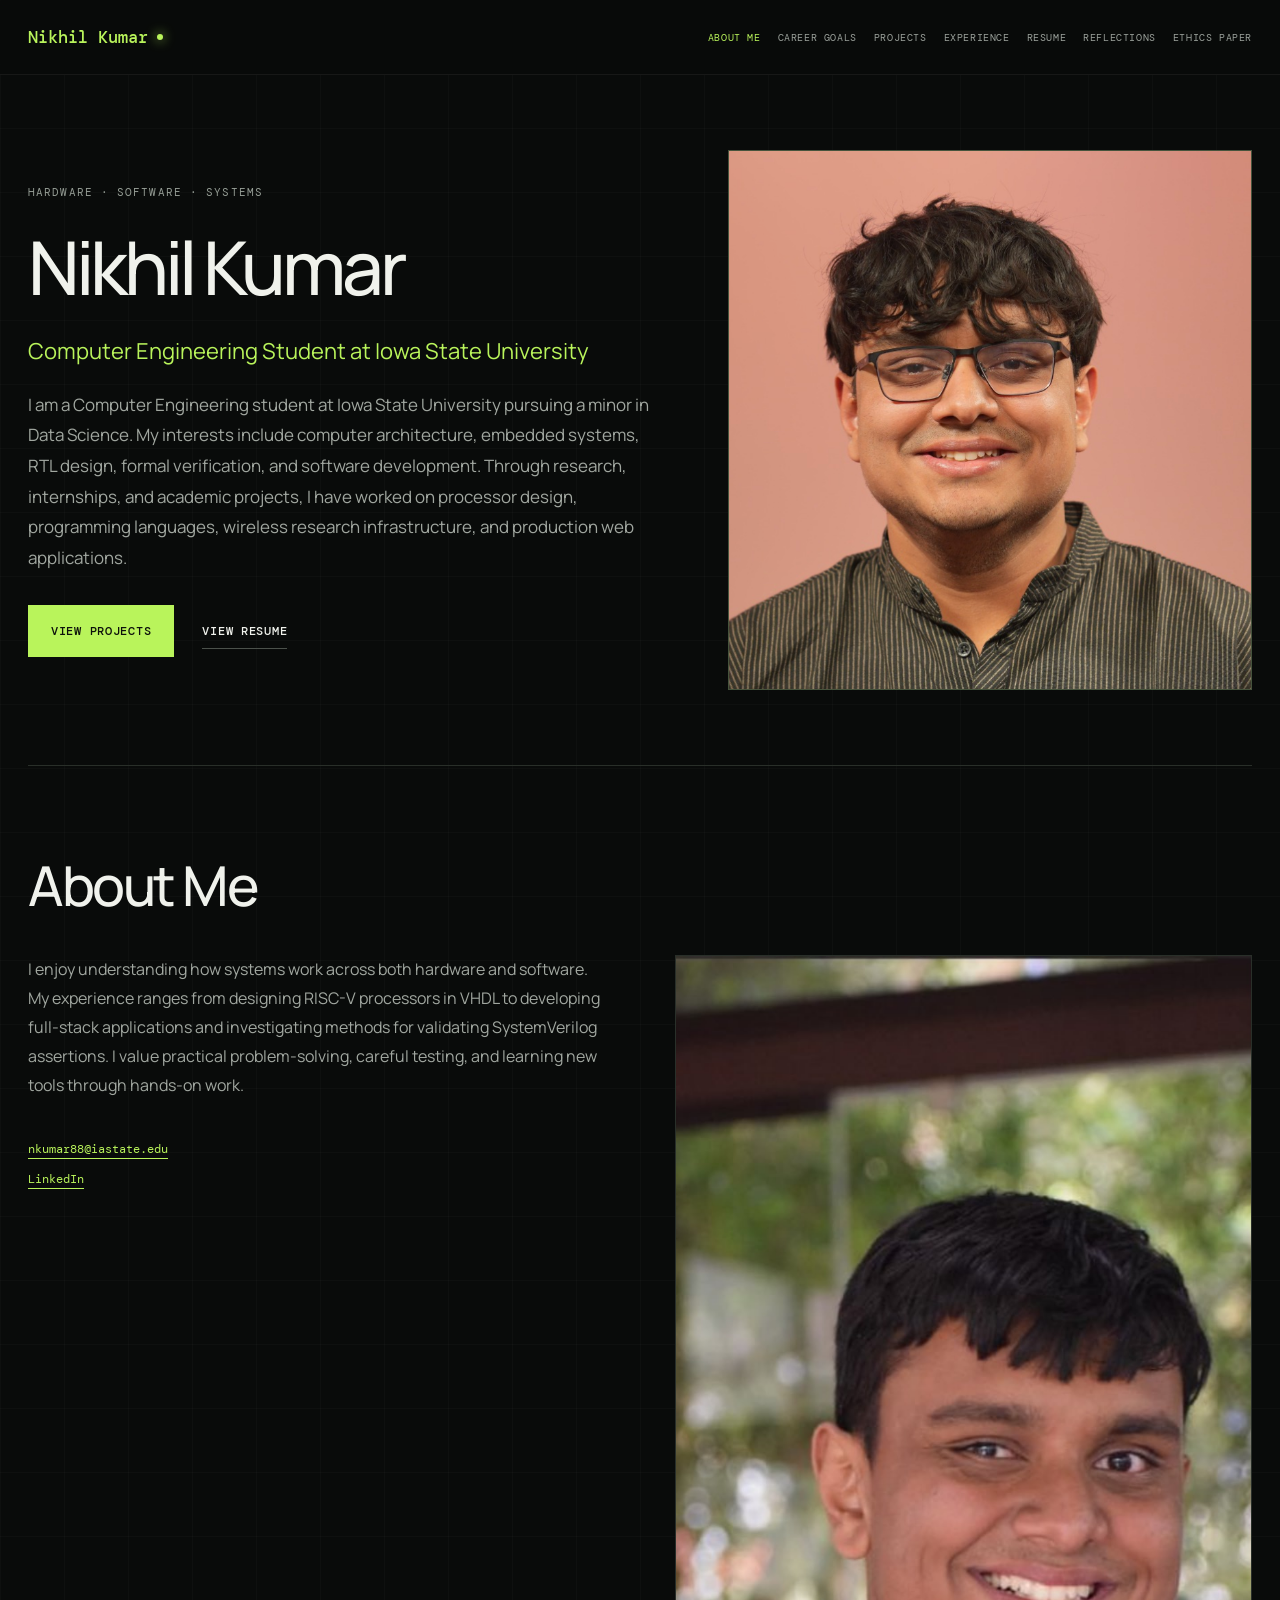
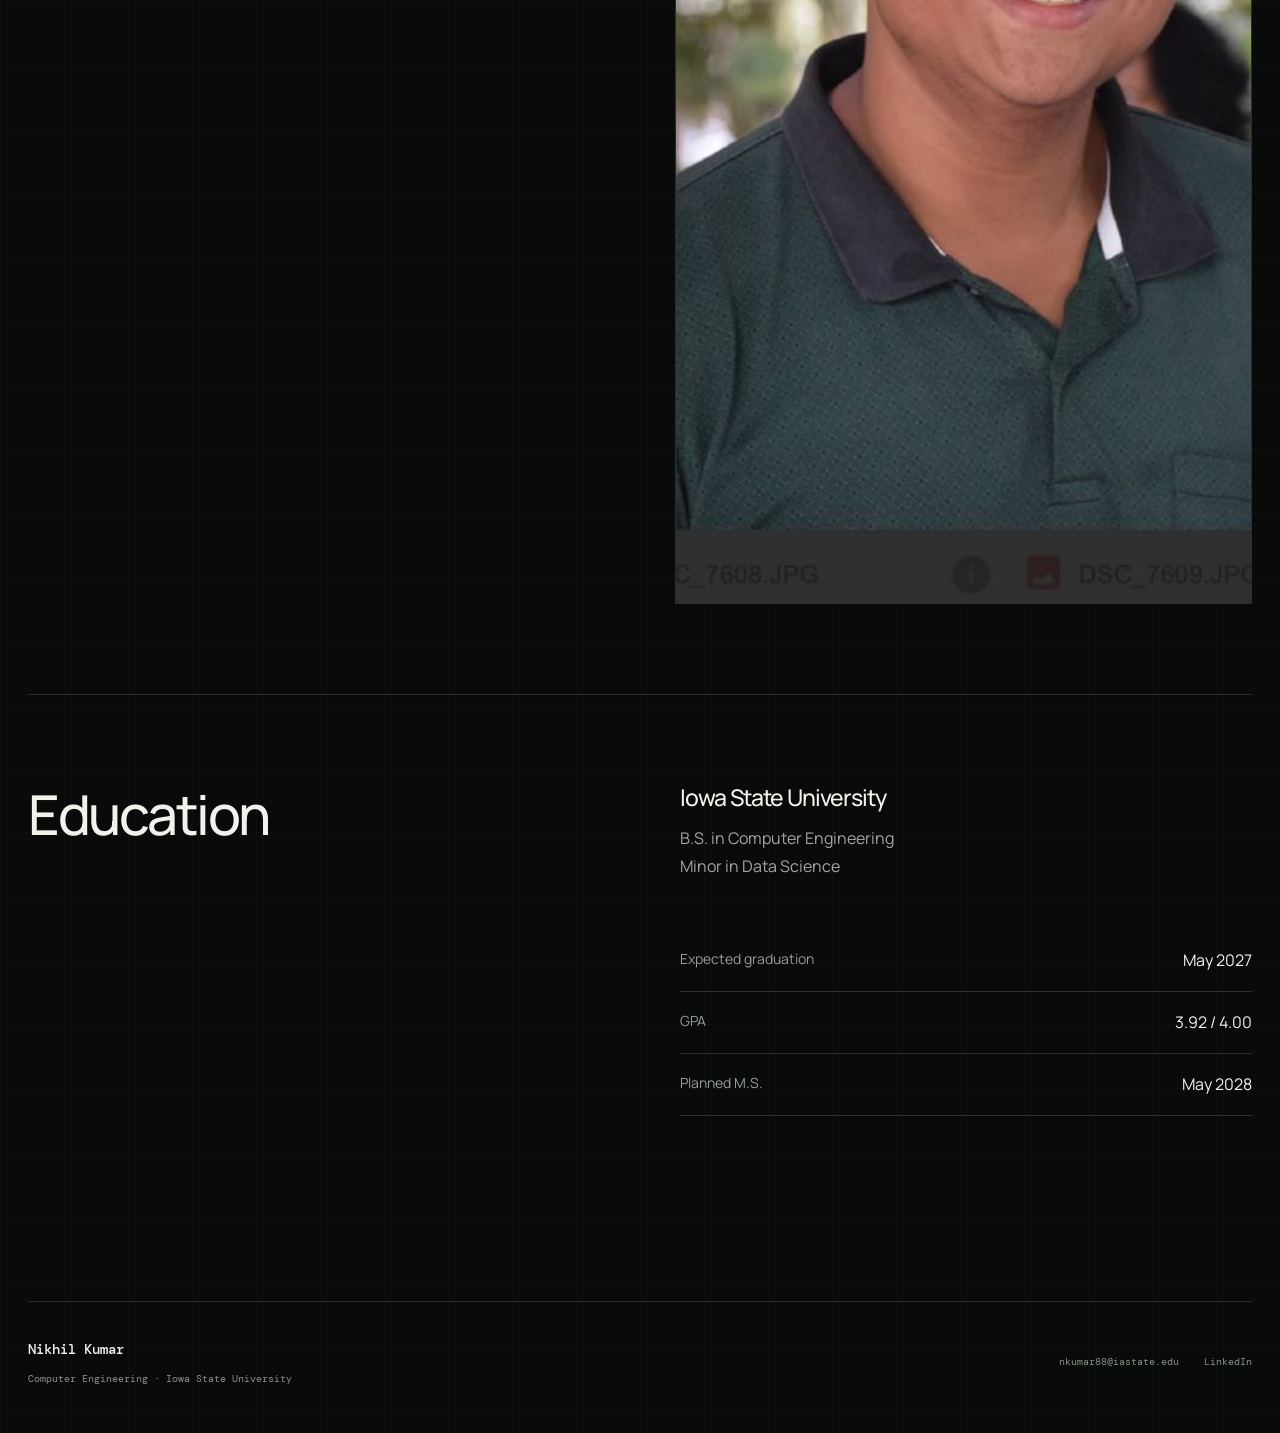
<file: index.html>
<!doctype html>
<html lang="en"><head><meta charset="utf-8"><meta name="viewport" content="width=device-width, initial-scale=1"><title>About Me | Nikhil Kumar</title><meta name="description" content="Nikhil Kumar’s engineering portfolio: about me, computer engineering, hardware, and software."><link rel="icon" href="assets/favicon.svg" type="image/svg+xml"><link rel="stylesheet" href="style.css?v=5"><script src="script.js?v=3" defer></script><style>
/* About Me layout only; shared page styles remain unchanged. */
body[data-page="index"] .about-section .media{height:auto;min-height:0}
body[data-page="index"] .about-section .media img{height:auto;object-fit:contain}
body[data-page="index"] .hero{grid-template-columns:1.1fr .9fr;gap:60px;padding:75px 0;min-height:0}
body[data-page="index"] .hero h1{font-size:clamp(48px,5.8vw,80px);color:var(--ink)}
body[data-page="index"] .subtitle{font-size:22px;line-height:1.5;color:var(--blue);margin-bottom:22px}
body[data-page="index"] .portrait{height:540px;min-height:0;border-color:#46533c}
body[data-page="index"] .portrait img{object-fit:cover;object-position:center}
body[data-page="index"] .education-section h2{grid-row:1/5}
@media(max-width:800px){body[data-page="index"] .hero{grid-template-columns:1fr;gap:35px;padding:55px 0}body[data-page="index"] .portrait{height:460px}body[data-page="index"] .subtitle{font-size:20px}}
@media(max-width:420px){body[data-page="index"] .portrait{height:360px}}
</style></head><body data-page="index"><a class="skip-link" href="#main">Skip to content</a><header class="site-header"><div class="nav-wrap"><a class="brand" href="index.html" aria-label="Nikhil Kumar home"><span>Nikhil Kumar</span><i aria-hidden="true"></i></a><button class="menu-toggle" aria-expanded="false" aria-controls="navigation" hidden>Menu</button><nav id="navigation" aria-label="Main navigation"><a href="index.html" aria-current="page">About Me</a><a href="goals.html">Career Goals</a><a href="projects.html">Projects</a><a href="experience.html">Experience</a><a href="resume.html">Resume</a><a href="reflections.html">Reflections</a><a href="ethics.html">Ethics Paper</a></nav></div></header><main id="main"><section class="hero"><div class="hero-copy"><p class="eyebrow">Hardware · Software · Systems</p><h1>Nikhil Kumar</h1><p class="subtitle">Computer Engineering Student at Iowa State University</p><p class="intro">I am a Computer Engineering student at Iowa State University pursuing a minor in Data Science. My interests include computer architecture, embedded systems, RTL design, formal verification, and software development. Through research, internships, and academic projects, I have worked on processor design, programming languages, wireless research infrastructure, and production web applications.</p><div class="actions"><a class="button" href="projects.html">View Projects</a><a class="button secondary" href="resume.html">View Resume</a></div></div><figure class="media portrait"><img src="Headshot.png" alt="Portrait of Nikhil Kumar" width="1290" height="786" fetchpriority="high"></figure></section><section class="section about-section" id="about"><h2>About Me</h2><div class="two-col"><div><p>I enjoy understanding how systems work across both hardware and software. My experience ranges from designing RISC-V processors in VHDL to developing full-stack applications and investigating methods for validating SystemVerilog assertions. I value practical problem-solving, careful testing, and learning new tools through hands-on work.</p><p class="contact"><a href="mailto:nkumar88@iastate.edu">nkumar88@iastate.edu</a><br><a href="https://www.linkedin.com/in/nikhilkumar631">LinkedIn</a></p></div><figure class="media"><img src="otherpic.jpeg" alt="Additional photograph of Nikhil Kumar" loading="lazy"></figure></div></section><section class="section education-section"><h2>Education</h2><h3>Iowa State University</h3><p>B.S. in Computer Engineering<br>Minor in Data Science</p><dl><div><dt>Expected graduation</dt><dd>May 2027</dd></div><div><dt>GPA</dt><dd>3.92 / 4.00</dd></div><div><dt>Planned M.S.</dt><dd>May 2028</dd></div></dl></section></main><footer><div><strong>Nikhil Kumar</strong><p>Computer Engineering · Iowa State University</p></div><div><a href="mailto:nkumar88@iastate.edu">nkumar88@iastate.edu</a><a href="https://www.linkedin.com/in/nikhilkumar631">LinkedIn</a></div></footer></body></html>
</file>
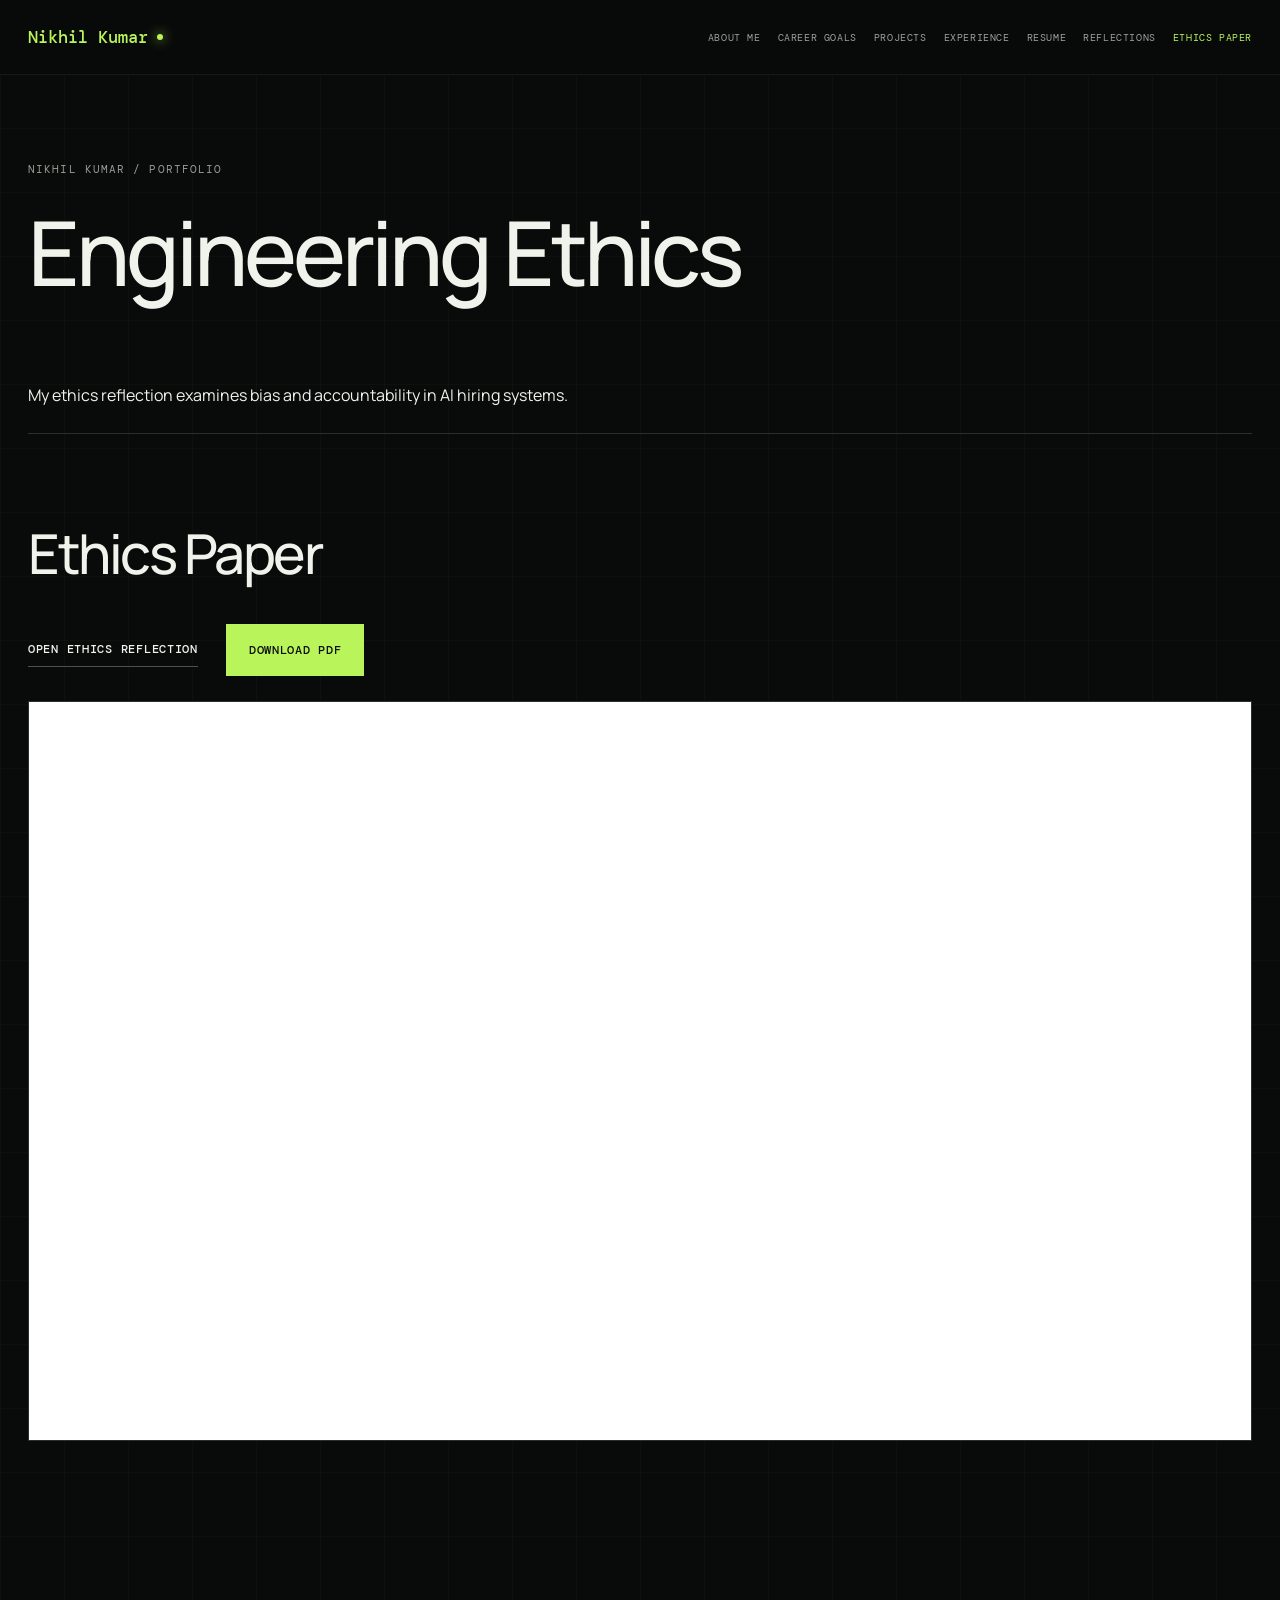
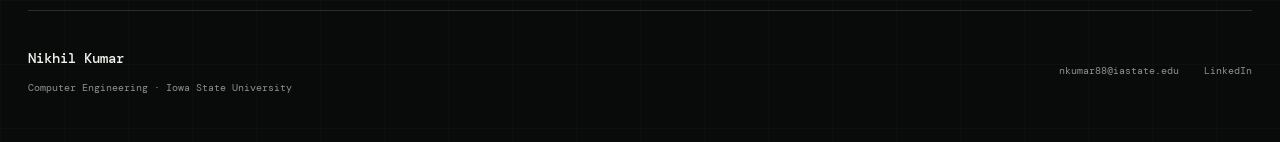
<file: ethics.html>
<!doctype html>
<html lang="en"><head><meta charset="utf-8"><meta name="viewport" content="width=device-width, initial-scale=1"><title>Ethics Paper | Nikhil Kumar</title><meta name="description" content="Nikhil Kumar’s engineering portfolio: ethics paper, computer engineering, hardware, and software."><link rel="icon" href="assets/favicon.svg" type="image/svg+xml"><link rel="stylesheet" href="style.css?v=5"><script src="script.js?v=3" defer></script></head><body data-page="ethics"><a class="skip-link" href="#main">Skip to content</a><header class="site-header"><div class="nav-wrap"><a class="brand" href="index.html" aria-label="Nikhil Kumar home"><span>Nikhil Kumar</span><i aria-hidden="true"></i></a><button class="menu-toggle" aria-expanded="false" aria-controls="navigation" hidden>Menu</button><nav id="navigation" aria-label="Main navigation"><a href="index.html">About Me</a><a href="goals.html">Career Goals</a><a href="projects.html">Projects</a><a href="experience.html">Experience</a><a href="resume.html">Resume</a><a href="reflections.html">Reflections</a><a href="ethics.html" aria-current="page">Ethics Paper</a></nav></div></header><main id="main"><header class="page-heading"><p class="eyebrow">Nikhil Kumar / Portfolio</p><h1>Engineering Ethics</h1></header><p>My ethics reflection examines bias and accountability in AI hiring systems.</p><section class="section "><h2>Ethics Paper</h2><div class="document"><div class="actions"><a class="button secondary" href="assets/documents/ethics-paper.pdf" target="_blank" rel="noopener">Open Ethics Reflection</a><a class="button" href="assets/documents/ethics-paper.pdf" download>Download PDF</a></div><iframe src="assets/documents/ethics-paper.pdf" title="Ethics reflection preview"></iframe></div></section></main><footer><div><strong>Nikhil Kumar</strong><p>Computer Engineering · Iowa State University</p></div><div><a href="mailto:nkumar88@iastate.edu">nkumar88@iastate.edu</a><a href="https://www.linkedin.com/in/nikhilkumar631">LinkedIn</a></div></footer></body></html>
</file>
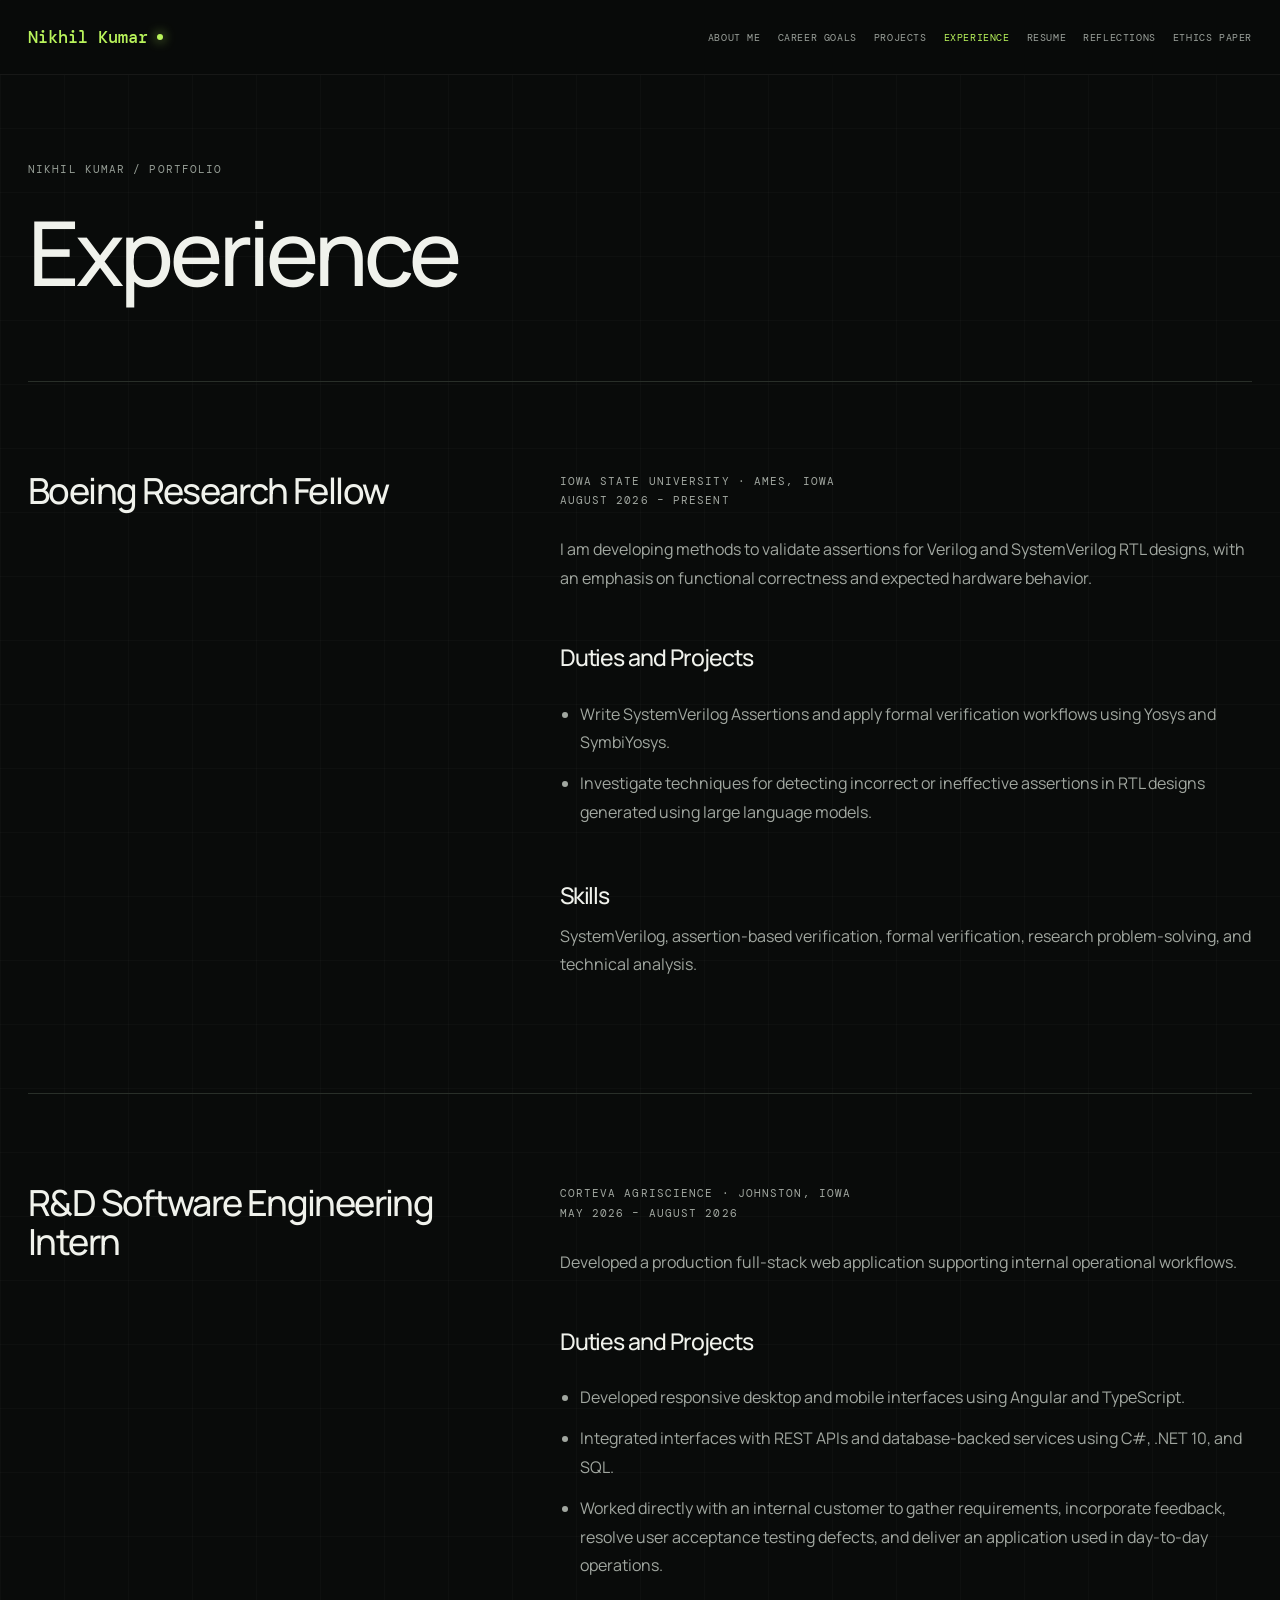
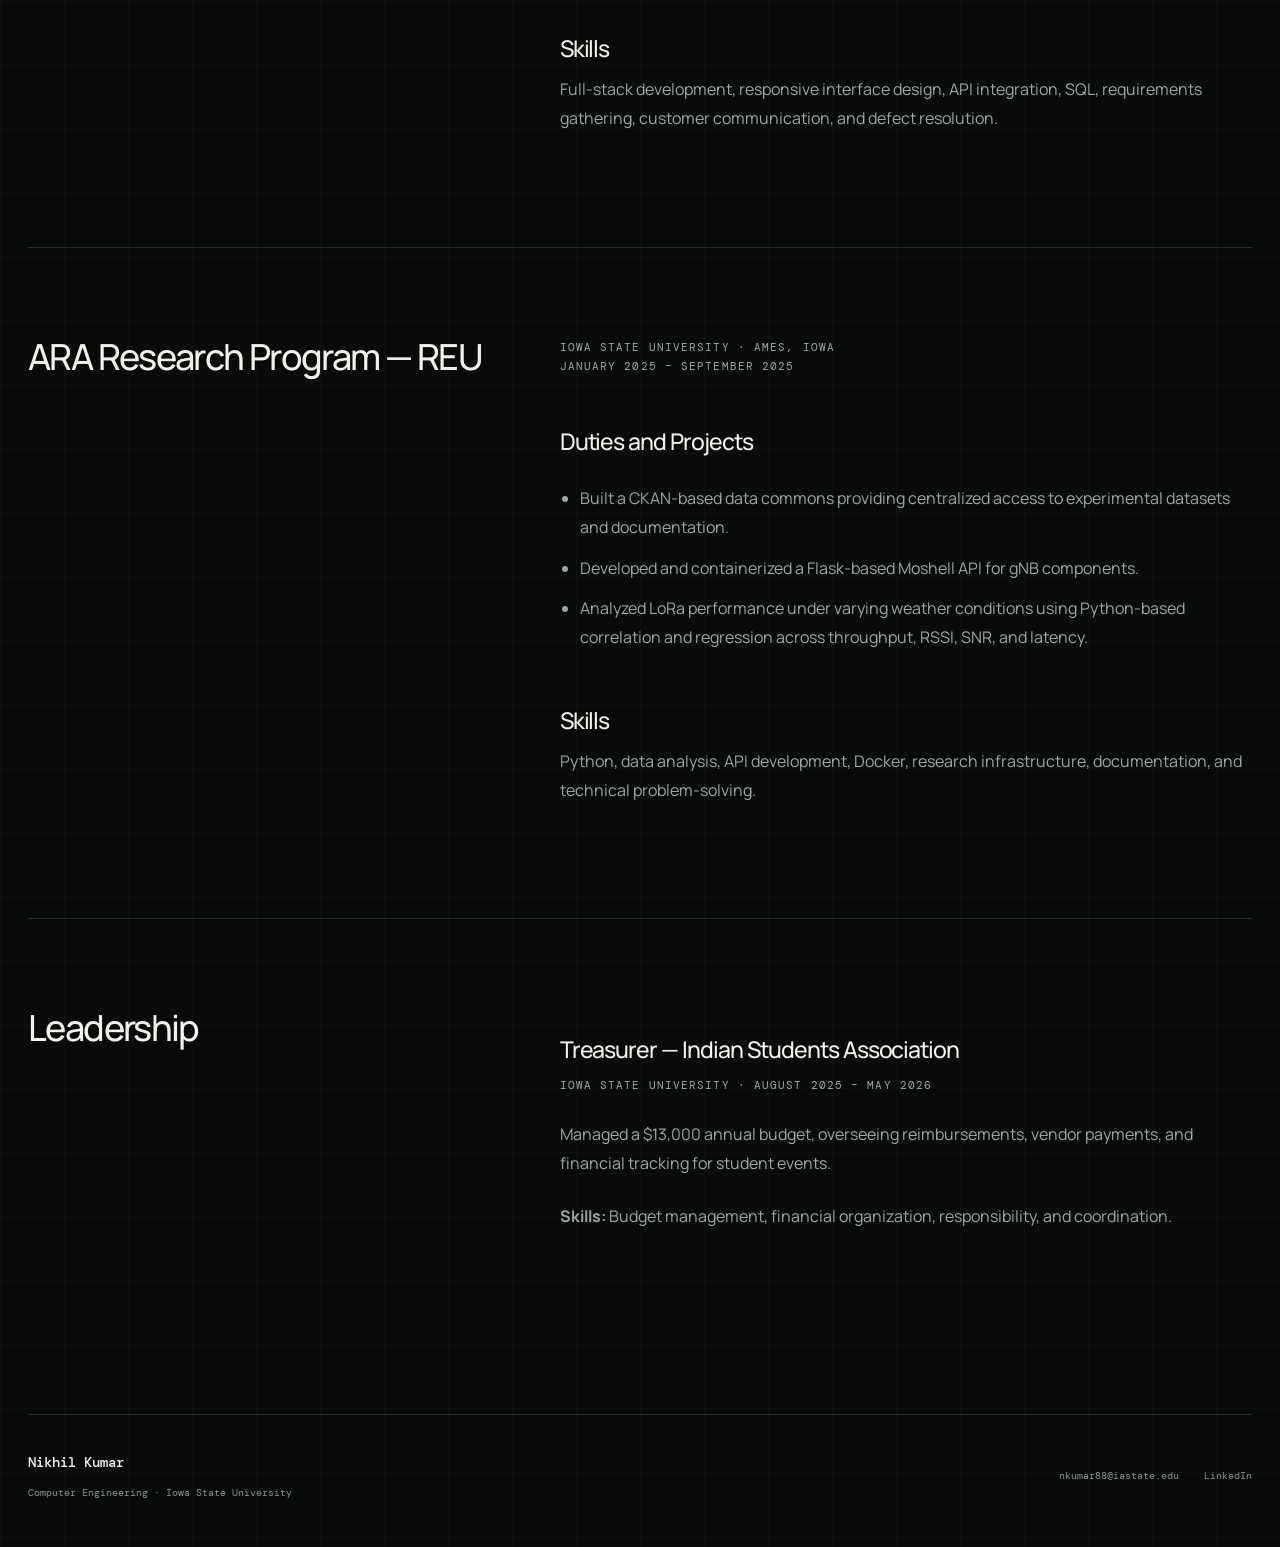
<file: experience.html>
<!doctype html>
<html lang="en"><head><meta charset="utf-8"><meta name="viewport" content="width=device-width, initial-scale=1"><title>Experience | Nikhil Kumar</title><meta name="description" content="Nikhil Kumar’s engineering portfolio: experience, computer engineering, hardware, and software."><link rel="icon" href="assets/favicon.svg" type="image/svg+xml"><link rel="stylesheet" href="style.css?v=5"><script src="script.js?v=3" defer></script></head><body data-page="experience"><a class="skip-link" href="#main">Skip to content</a><header class="site-header"><div class="nav-wrap"><a class="brand" href="index.html" aria-label="Nikhil Kumar home"><span>Nikhil Kumar</span><i aria-hidden="true"></i></a><button class="menu-toggle" aria-expanded="false" aria-controls="navigation" hidden>Menu</button><nav id="navigation" aria-label="Main navigation"><a href="index.html">About Me</a><a href="goals.html">Career Goals</a><a href="projects.html">Projects</a><a href="experience.html" aria-current="page">Experience</a><a href="resume.html">Resume</a><a href="reflections.html">Reflections</a><a href="ethics.html">Ethics Paper</a></nav></div></header><main id="main"><header class="page-heading"><p class="eyebrow">Nikhil Kumar / Portfolio</p><h1>Experience</h1></header><section class="section timeline-entry "><h2>Boeing Research Fellow</h2><p class="meta">Iowa State University · Ames, Iowa<br>August 2026 – Present</p><p>I am developing methods to validate assertions for Verilog and SystemVerilog RTL designs, with an emphasis on functional correctness and expected hardware behavior.</p><h3>Duties and Projects</h3><ul><li>Write SystemVerilog Assertions and apply formal verification workflows using Yosys and SymbiYosys.</li><li>Investigate techniques for detecting incorrect or ineffective assertions in RTL designs generated using large language models.</li></ul><h3>Skills</h3><p>SystemVerilog, assertion-based verification, formal verification, research problem-solving, and technical analysis.</p></section><section class="section timeline-entry "><h2>R&D Software Engineering Intern</h2><p class="meta">Corteva Agriscience · Johnston, Iowa<br>May 2026 – August 2026</p><p>Developed a production full-stack web application supporting internal operational workflows.</p><h3>Duties and Projects</h3><ul><li>Developed responsive desktop and mobile interfaces using Angular and TypeScript.</li><li>Integrated interfaces with REST APIs and database-backed services using C#, .NET 10, and SQL.</li><li>Worked directly with an internal customer to gather requirements, incorporate feedback, resolve user acceptance testing defects, and deliver an application used in day-to-day operations.</li></ul><h3>Skills</h3><p>Full-stack development, responsive interface design, API integration, SQL, requirements gathering, customer communication, and defect resolution.</p></section><section class="section timeline-entry "><h2>ARA Research Program — REU</h2><p class="meta">Iowa State University · Ames, Iowa<br>January 2025 – September 2025</p><h3>Duties and Projects</h3><ul><li>Built a CKAN-based data commons providing centralized access to experimental datasets and documentation.</li><li>Developed and containerized a Flask-based Moshell API for gNB components.</li><li>Analyzed LoRa performance under varying weather conditions using Python-based correlation and regression across throughput, RSSI, SNR, and latency.</li></ul><h3>Skills</h3><p>Python, data analysis, API development, Docker, research infrastructure, documentation, and technical problem-solving.</p></section><section class="section timeline-entry "><h2>Leadership</h2><h3>Treasurer — Indian Students Association</h3><p class="meta">Iowa State University · August 2025 – May 2026</p><p>Managed a $13,000 annual budget, overseeing reimbursements, vendor payments, and financial tracking for student events.</p><p><strong>Skills:</strong> Budget management, financial organization, responsibility, and coordination.</p></section></main><footer><div><strong>Nikhil Kumar</strong><p>Computer Engineering · Iowa State University</p></div><div><a href="mailto:nkumar88@iastate.edu">nkumar88@iastate.edu</a><a href="https://www.linkedin.com/in/nikhilkumar631">LinkedIn</a></div></footer></body></html>
</file>
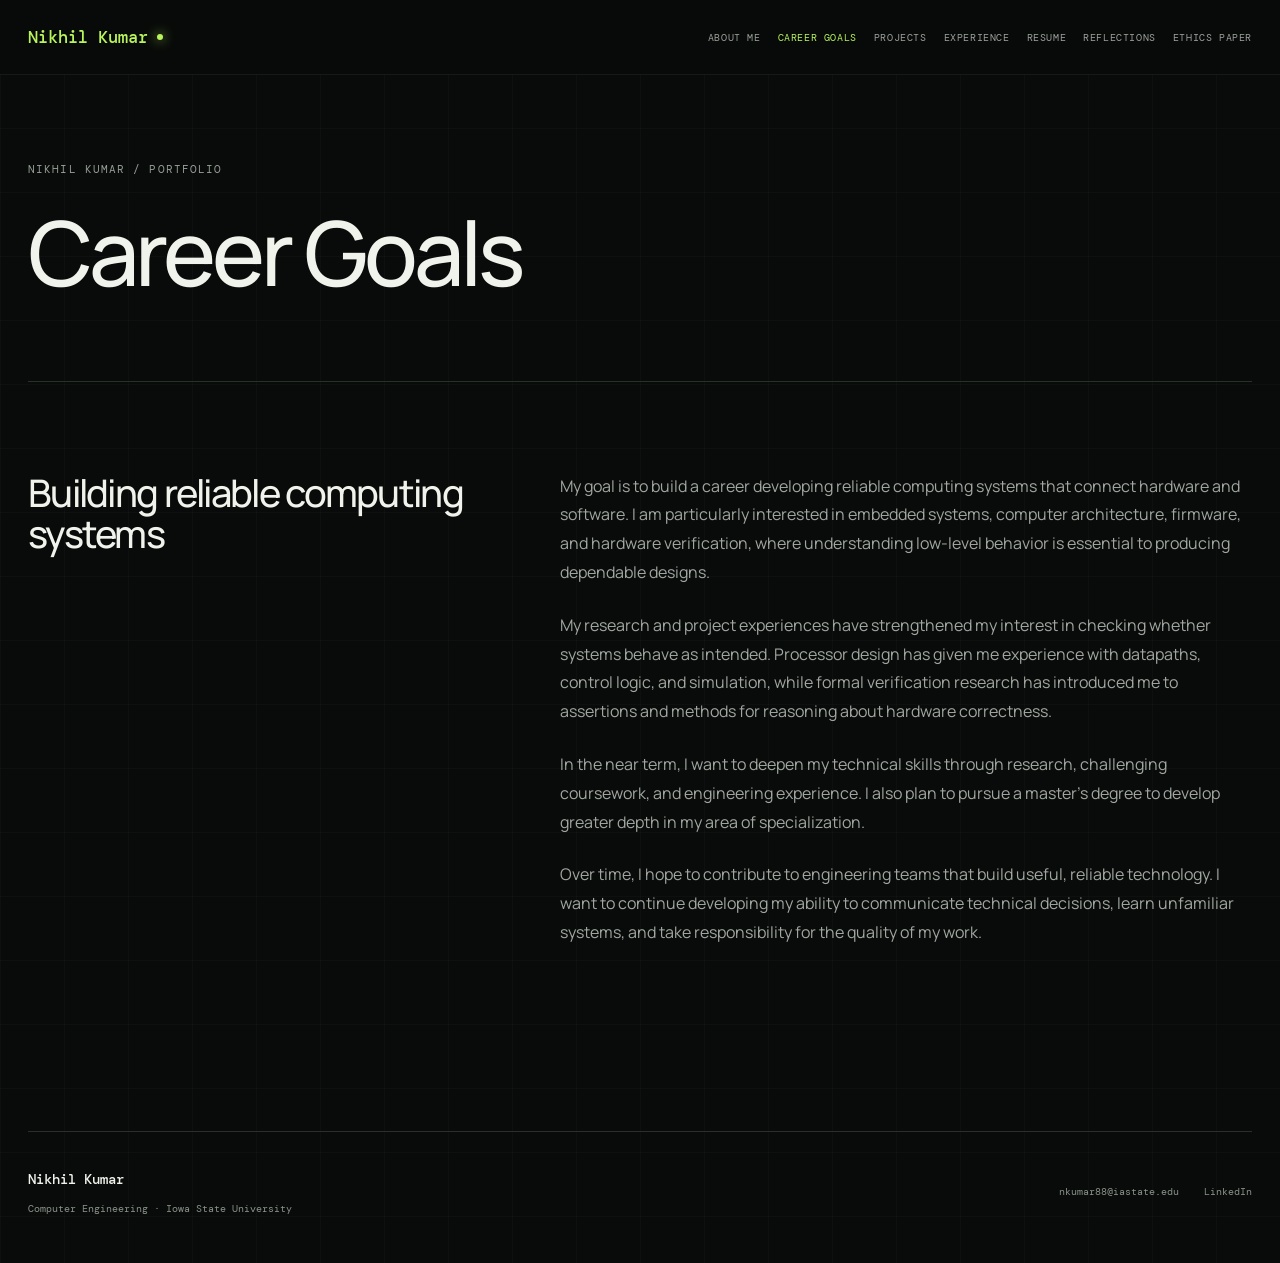
<file: goals.html>
<!doctype html>
<html lang="en"><head><meta charset="utf-8"><meta name="viewport" content="width=device-width, initial-scale=1"><title>Career Goals | Nikhil Kumar</title><meta name="description" content="Nikhil Kumar’s engineering portfolio: career goals, computer engineering, hardware, and software."><link rel="icon" href="assets/favicon.svg" type="image/svg+xml"><link rel="stylesheet" href="style.css?v=5"><script src="script.js?v=3" defer></script></head><body data-page="goals"><a class="skip-link" href="#main">Skip to content</a><header class="site-header"><div class="nav-wrap"><a class="brand" href="index.html" aria-label="Nikhil Kumar home"><span>Nikhil Kumar</span><i aria-hidden="true"></i></a><button class="menu-toggle" aria-expanded="false" aria-controls="navigation" hidden>Menu</button><nav id="navigation" aria-label="Main navigation"><a href="index.html">About Me</a><a href="goals.html" aria-current="page">Career Goals</a><a href="projects.html">Projects</a><a href="experience.html">Experience</a><a href="resume.html">Resume</a><a href="reflections.html">Reflections</a><a href="ethics.html">Ethics Paper</a></nav></div></header><main id="main"><header class="page-heading"><p class="eyebrow">Nikhil Kumar / Portfolio</p><h1>Career Goals</h1></header><section class="section narrative"><h2>Building reliable computing systems</h2><p>My goal is to build a career developing reliable computing systems that connect hardware and software. I am particularly interested in embedded systems, computer architecture, firmware, and hardware verification, where understanding low-level behavior is essential to producing dependable designs.</p><p>My research and project experiences have strengthened my interest in checking whether systems behave as intended. Processor design has given me experience with datapaths, control logic, and simulation, while formal verification research has introduced me to assertions and methods for reasoning about hardware correctness.</p><p>In the near term, I want to deepen my technical skills through research, challenging coursework, and engineering experience. I also plan to pursue a master’s degree to develop greater depth in my area of specialization.</p><p>Over time, I hope to contribute to engineering teams that build useful, reliable technology. I want to continue developing my ability to communicate technical decisions, learn unfamiliar systems, and take responsibility for the quality of my work.</p></section></main><footer><div><strong>Nikhil Kumar</strong><p>Computer Engineering · Iowa State University</p></div><div><a href="mailto:nkumar88@iastate.edu">nkumar88@iastate.edu</a><a href="https://www.linkedin.com/in/nikhilkumar631">LinkedIn</a></div></footer></body></html>
</file>
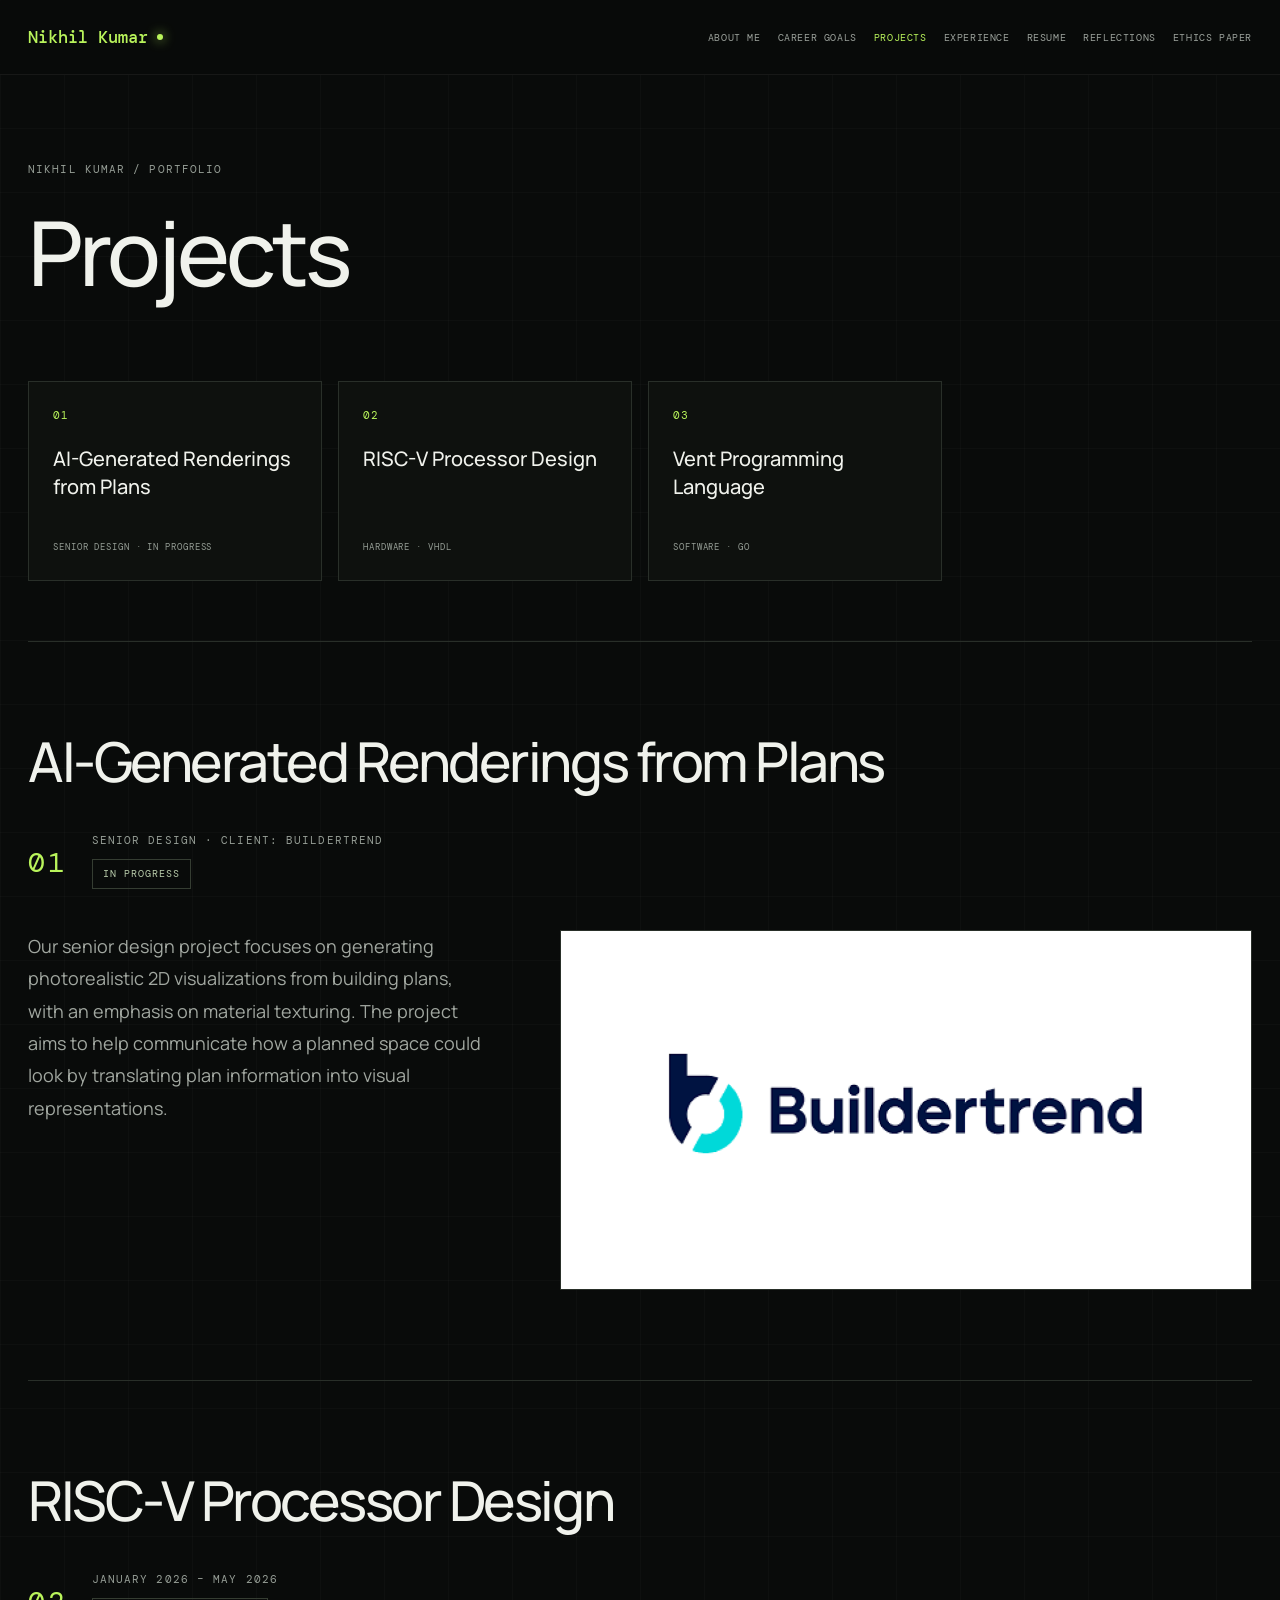
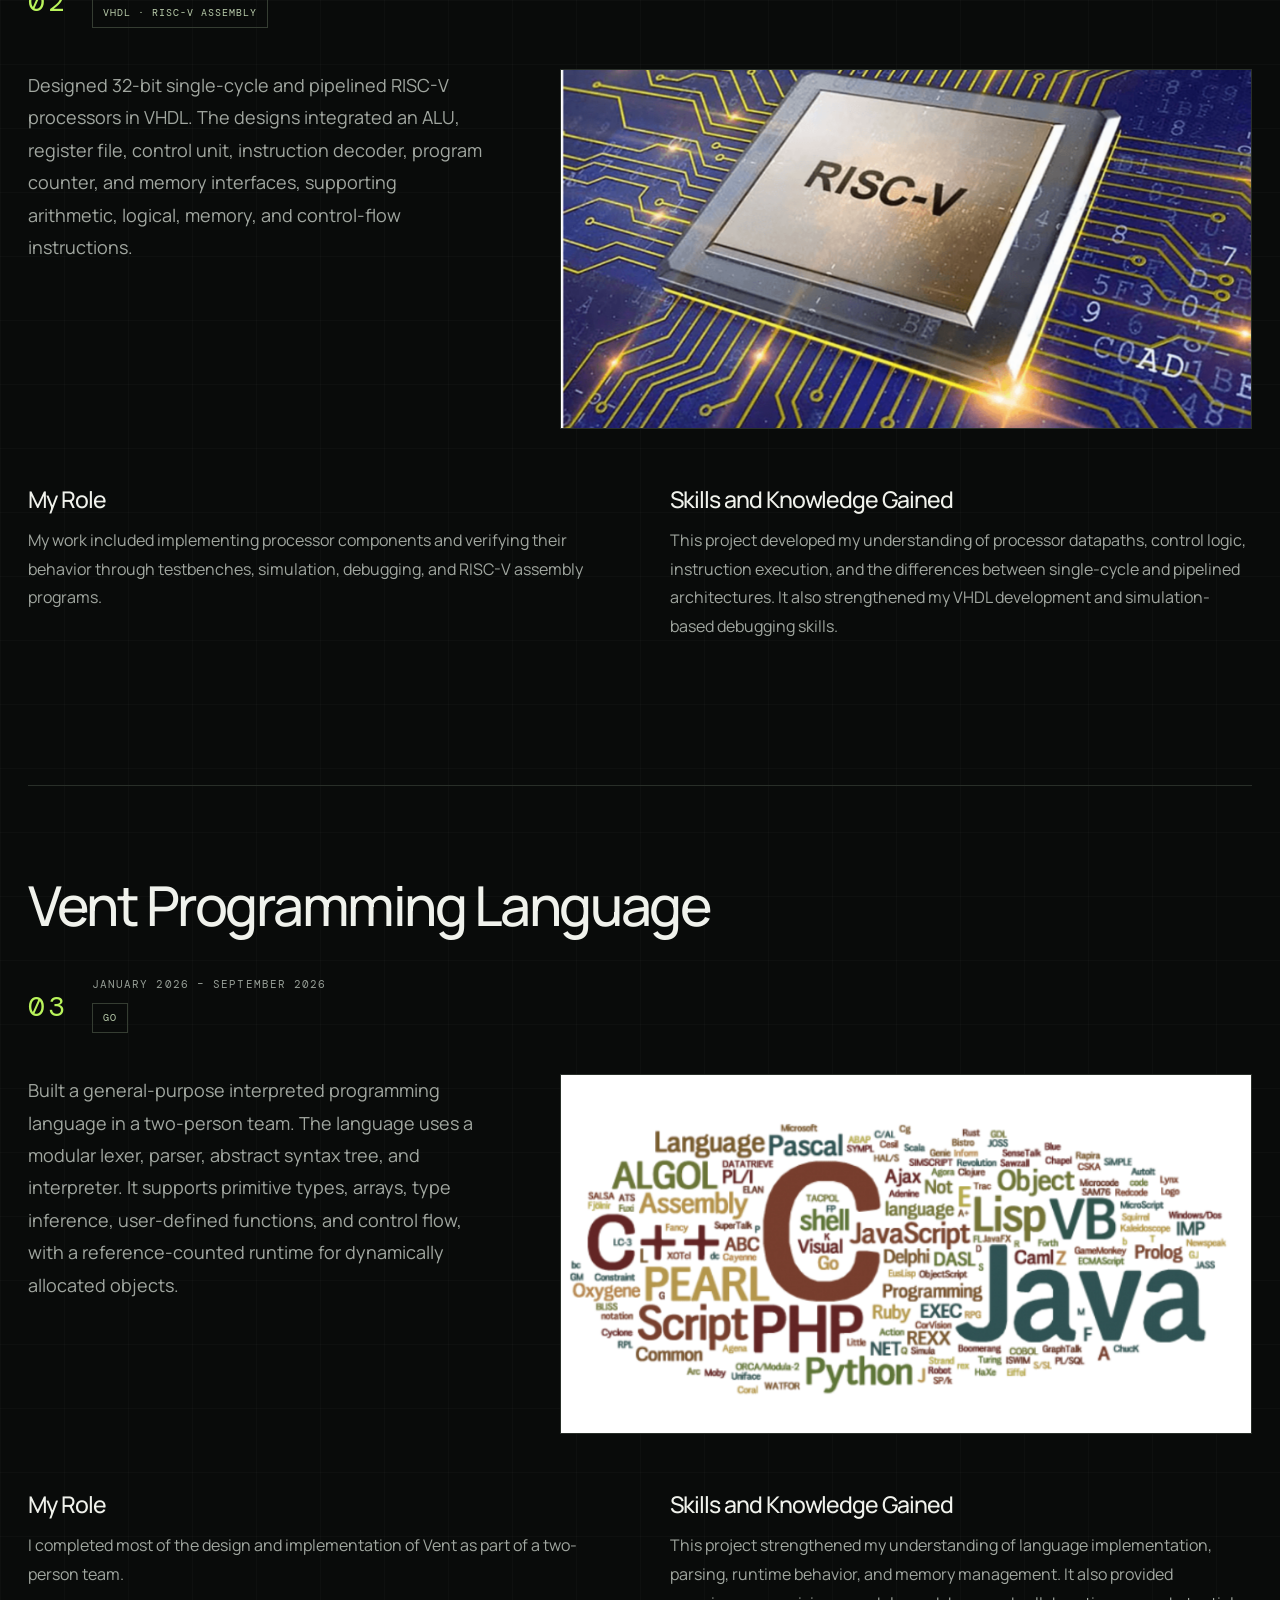
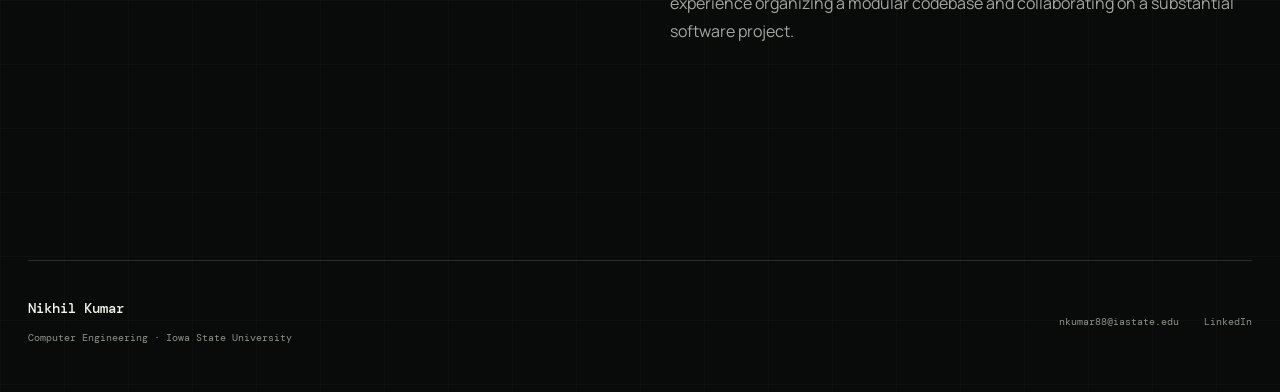
<file: projects.html>
<!doctype html>
<html lang="en"><head><meta charset="utf-8"><meta name="viewport" content="width=device-width, initial-scale=1"><title>Projects | Nikhil Kumar</title><meta name="description" content="Nikhil Kumar’s engineering portfolio: projects, computer engineering, hardware, and software."><link rel="icon" href="assets/favicon.svg" type="image/svg+xml"><link rel="stylesheet" href="style.css?v=7"><script src="script.js?v=3" defer></script></head><body data-page="projects"><a class="skip-link" href="#main">Skip to content</a><header class="site-header"><div class="nav-wrap"><a class="brand" href="index.html" aria-label="Nikhil Kumar home"><span>Nikhil Kumar</span><i aria-hidden="true"></i></a><button class="menu-toggle" aria-expanded="false" aria-controls="navigation" hidden>Menu</button><nav id="navigation" aria-label="Main navigation"><a href="index.html">About Me</a><a href="goals.html">Career Goals</a><a href="projects.html" aria-current="page">Projects</a><a href="experience.html">Experience</a><a href="resume.html">Resume</a><a href="reflections.html">Reflections</a><a href="ethics.html">Ethics Paper</a></nav></div></header><main id="main"><header class="page-heading"><p class="eyebrow">Nikhil Kumar / Portfolio</p><h1>Projects</h1></header><div class="project-directory"><a href="#project-1"><span class="directory-number">01</span><strong>AI-Generated Renderings from Plans</strong><span class="directory-type">Senior design · In progress</span></a><a href="#project-2"><span class="directory-number">02</span><strong>RISC-V Processor Design</strong><span class="directory-type">Hardware · VHDL</span></a><a href="#project-3"><span class="directory-number">03</span><strong>Vent Programming Language</strong><span class="directory-type">Software · Go</span></a></div><section class="section "><h2 id="project-1">AI-Generated Renderings from Plans</h2><div class="project-heading"><span class="number">01</span><div><p class="meta">Senior Design · Client: Buildertrend</p><p class="tag">In progress</p></div></div><div class="two-col project-intro"><p>Our senior design project focuses on generating photorealistic 2D visualizations from building plans, with an emphasis on material texturing. The project aims to help communicate how a planned space could look by translating plan information into visual representations.</p><figure class="media client-logo"><img src="assets/images/buildertrend-logo.png" alt="Buildertrend logo" width="1024" height="512" loading="lazy"></figure></div></section><section class="section "><h2 id="project-2">RISC-V Processor Design</h2><div class="project-heading"><span class="number">02</span><div><p class="meta">January 2026 – May 2026</p><p class="tag">VHDL · RISC-V Assembly</p></div></div><div class="two-col project-intro"><p>Designed 32-bit single-cycle and pipelined RISC-V processors in VHDL. The designs integrated an ALU, register file, control unit, instruction decoder, program counter, and memory interfaces, supporting arithmetic, logical, memory, and control-flow instructions.</p><figure class="media processor-diagram"><img src="assets/images/risc-v-processor.png" alt="RISC-V processor chip illustration" loading="lazy"></figure></div><div class="detail-grid"><div><h3>My Role</h3><p>My work included implementing processor components and verifying their behavior through testbenches, simulation, debugging, and RISC-V assembly programs.</p></div><div><h3>Skills and Knowledge Gained</h3><p>This project developed my understanding of processor datapaths, control logic, instruction execution, and the differences between single-cycle and pipelined architectures. It also strengthened my VHDL development and simulation-based debugging skills.</p></div></div></section><section class="section "><h2 id="project-3">Vent Programming Language</h2><div class="project-heading"><span class="number">03</span><div><p class="meta">January 2026 – September 2026</p><p class="tag">Go</p></div></div><div class="two-col project-intro"><p>Built a general-purpose interpreted programming language in a two-person team. The language uses a modular lexer, parser, abstract syntax tree, and interpreter. It supports primitive types, arrays, type inference, user-defined functions, and control flow, with a reference-counted runtime for dynamically allocated objects.</p><figure class="media vent-image"><img src="assets/images/vent-language.png" alt="Word cloud of programming language names" loading="lazy"></figure></div><div class="detail-grid"><div><h3>My Role</h3><p>I completed most of the design and implementation of Vent as part of a two-person team.</p></div><div><h3>Skills and Knowledge Gained</h3><p>This project strengthened my understanding of language implementation, parsing, runtime behavior, and memory management. It also provided experience organizing a modular codebase and collaborating on a substantial software project.</p></div></div></section></main><footer><div><strong>Nikhil Kumar</strong><p>Computer Engineering · Iowa State University</p></div><div><a href="mailto:nkumar88@iastate.edu">nkumar88@iastate.edu</a><a href="https://www.linkedin.com/in/nikhilkumar631">LinkedIn</a></div></footer></body></html>
</file>
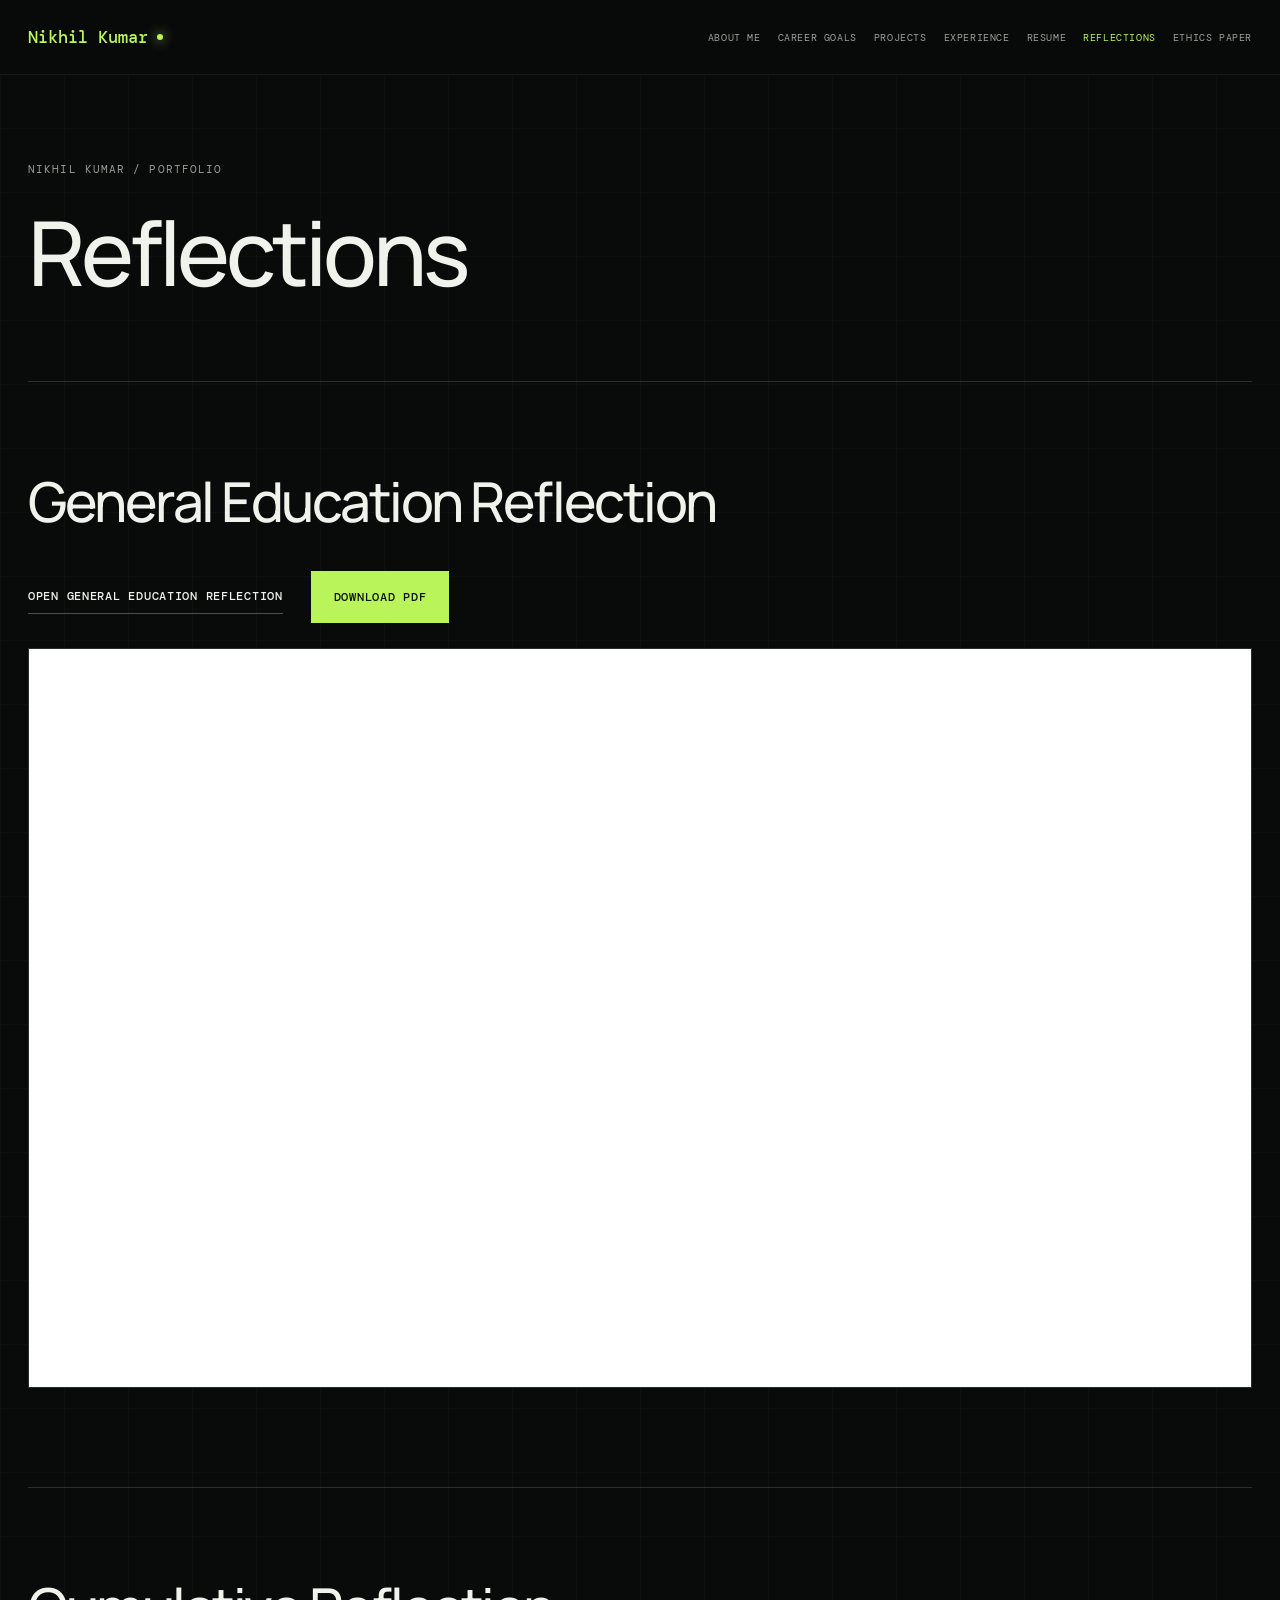
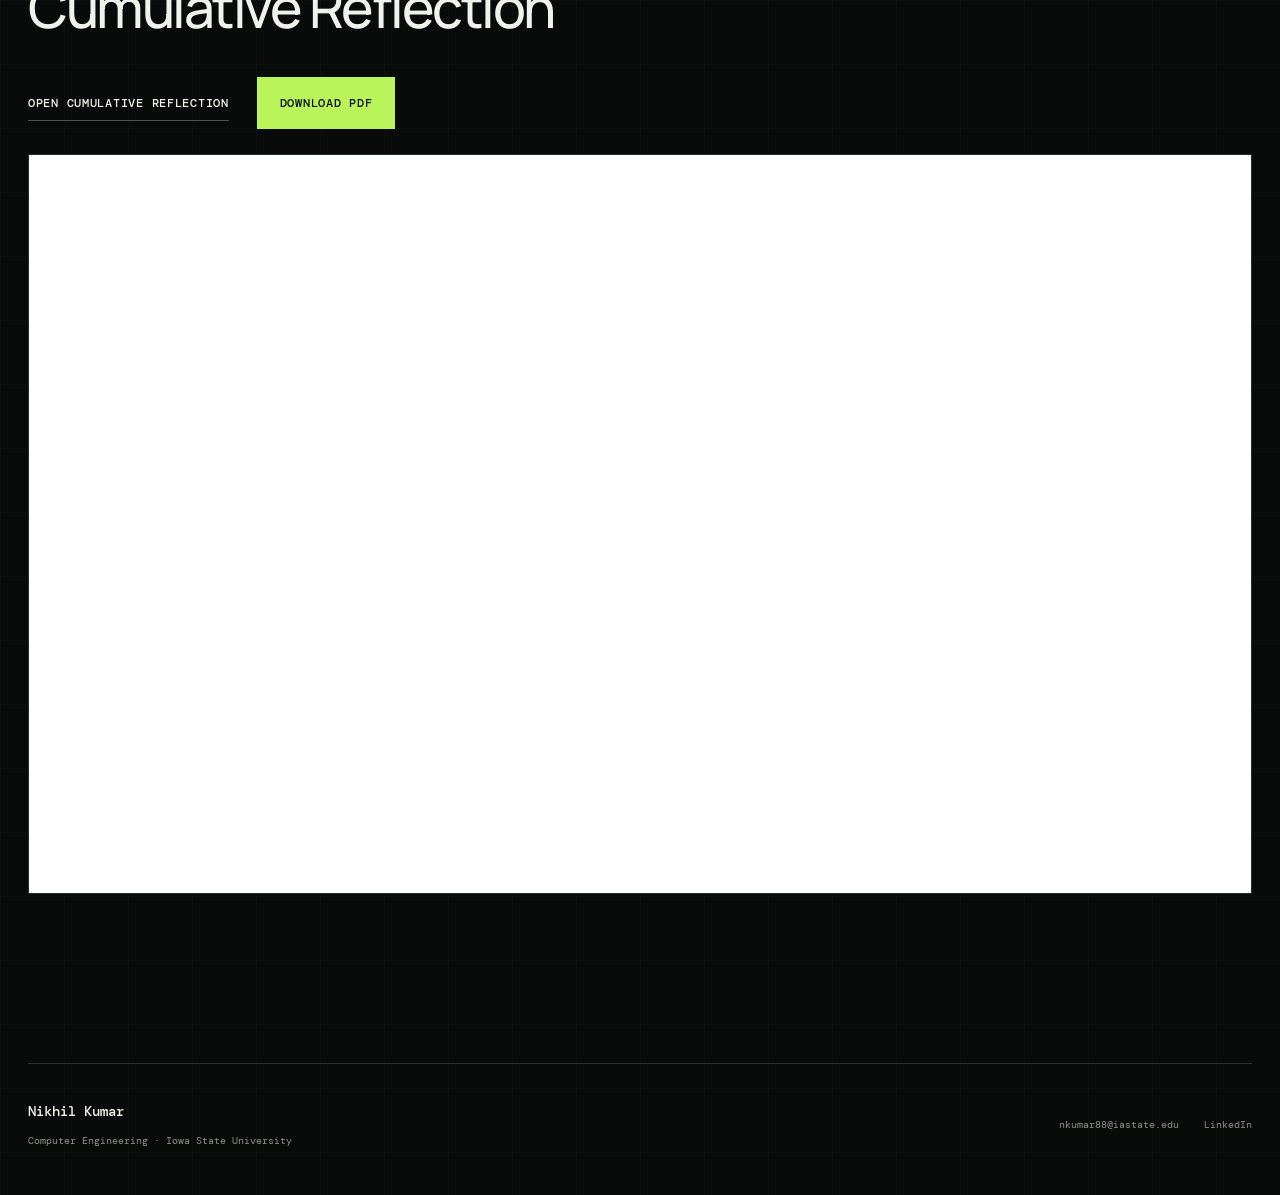
<file: reflections.html>
<!doctype html>
<html lang="en"><head><meta charset="utf-8"><meta name="viewport" content="width=device-width, initial-scale=1"><title>Reflections | Nikhil Kumar</title><meta name="description" content="Nikhil Kumar’s engineering portfolio: reflections, computer engineering, hardware, and software."><link rel="icon" href="assets/favicon.svg" type="image/svg+xml"><link rel="stylesheet" href="style.css?v=5"><script src="script.js?v=3" defer></script></head><body data-page="reflections"><a class="skip-link" href="#main">Skip to content</a><header class="site-header"><div class="nav-wrap"><a class="brand" href="index.html" aria-label="Nikhil Kumar home"><span>Nikhil Kumar</span><i aria-hidden="true"></i></a><button class="menu-toggle" aria-expanded="false" aria-controls="navigation" hidden>Menu</button><nav id="navigation" aria-label="Main navigation"><a href="index.html">About Me</a><a href="goals.html">Career Goals</a><a href="projects.html">Projects</a><a href="experience.html">Experience</a><a href="resume.html">Resume</a><a href="reflections.html" aria-current="page">Reflections</a><a href="ethics.html">Ethics Paper</a></nav></div></header><main id="main"><header class="page-heading"><p class="eyebrow">Nikhil Kumar / Portfolio</p><h1>Reflections</h1></header><div class="reflection-sections"><section class="section "><h2>General Education Reflection</h2><div class="document"><div class="actions"><a class="button secondary" href="assets/documents/general-education-reflection.pdf" target="_blank" rel="noopener">Open General Education Reflection</a><a class="button" href="assets/documents/general-education-reflection.pdf" download>Download PDF</a></div><iframe src="assets/documents/general-education-reflection.pdf" title="General education reflection preview"></iframe></div></section><section class="section "><h2>Cumulative Reflection</h2><div class="document"><div class="actions"><a class="button secondary" href="assets/documents/cumulative-reflection.pdf" target="_blank" rel="noopener">Open Cumulative Reflection</a><a class="button" href="assets/documents/cumulative-reflection.pdf" download>Download PDF</a></div><iframe src="assets/documents/cumulative-reflection.pdf" title="Cumulative reflection preview"></iframe></div></section></div></main><footer><div><strong>Nikhil Kumar</strong><p>Computer Engineering · Iowa State University</p></div><div><a href="mailto:nkumar88@iastate.edu">nkumar88@iastate.edu</a><a href="https://www.linkedin.com/in/nikhilkumar631">LinkedIn</a></div></footer></body></html>
</file>
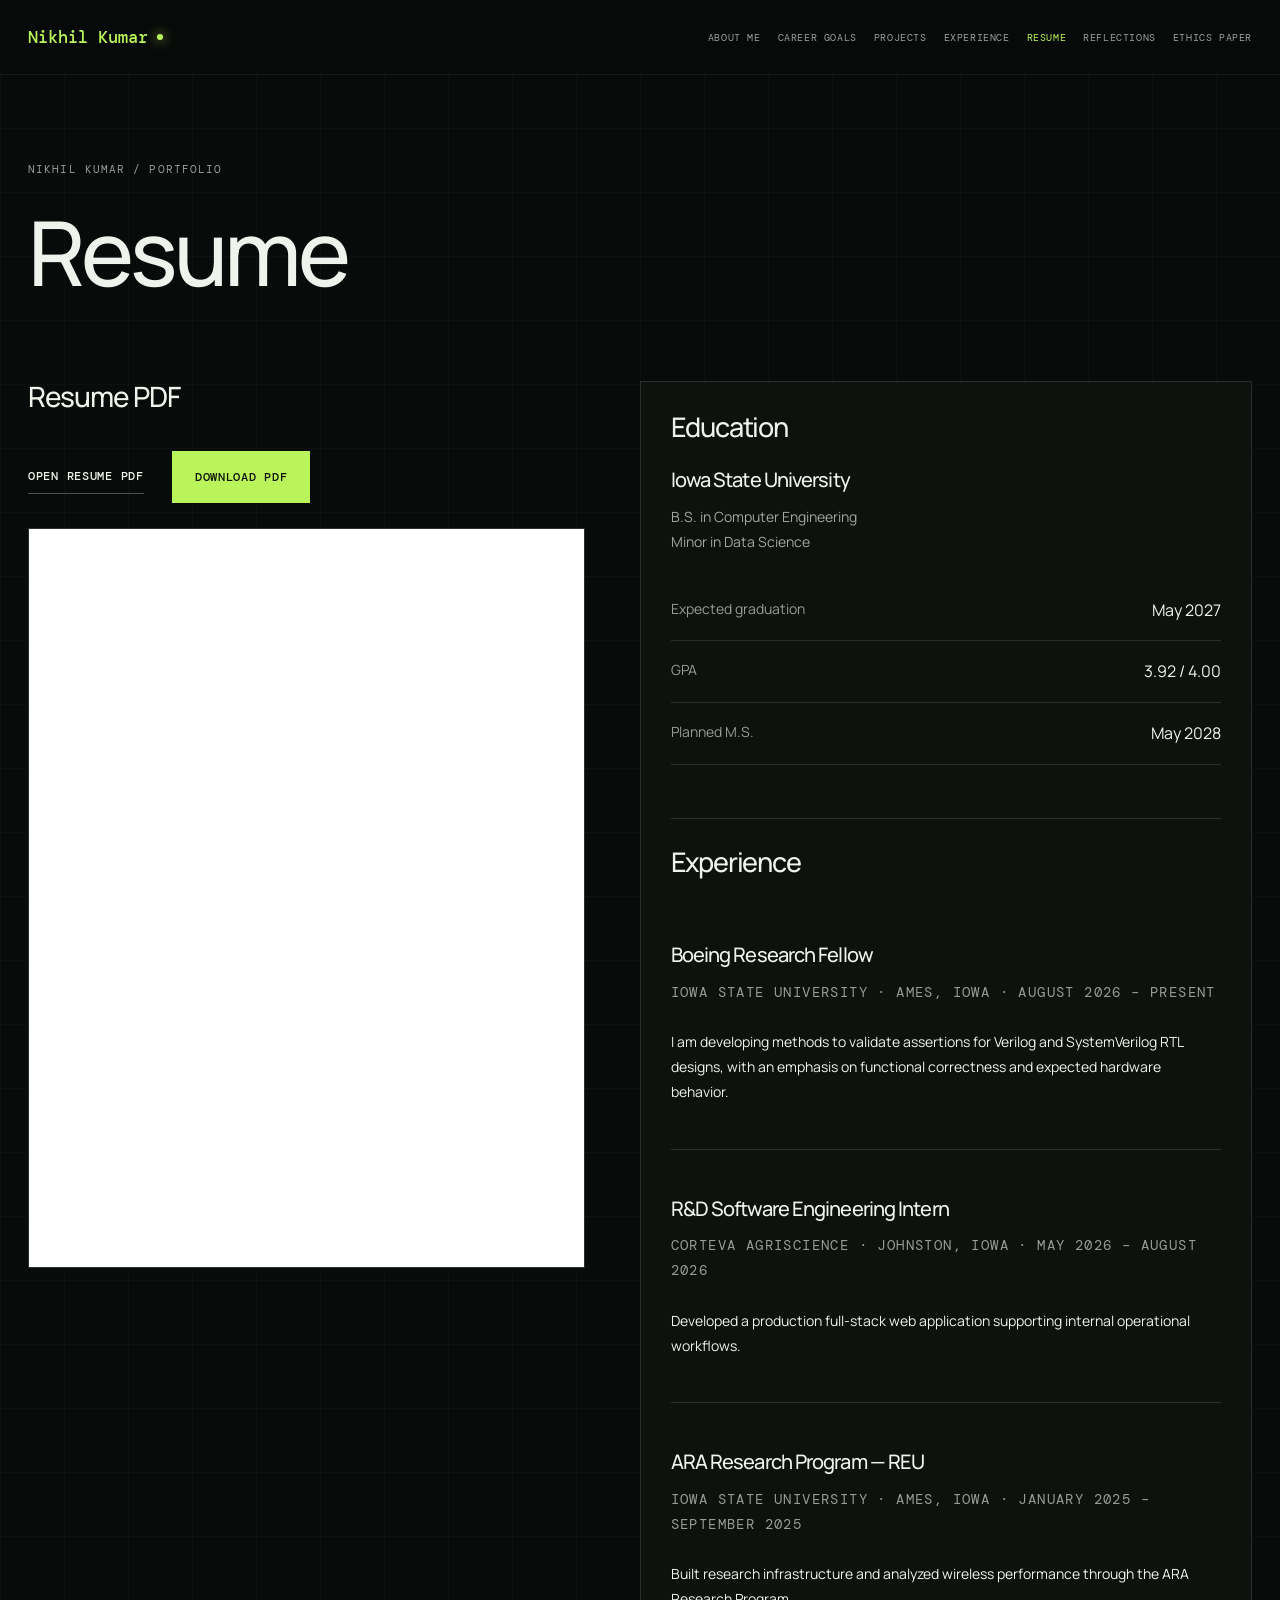
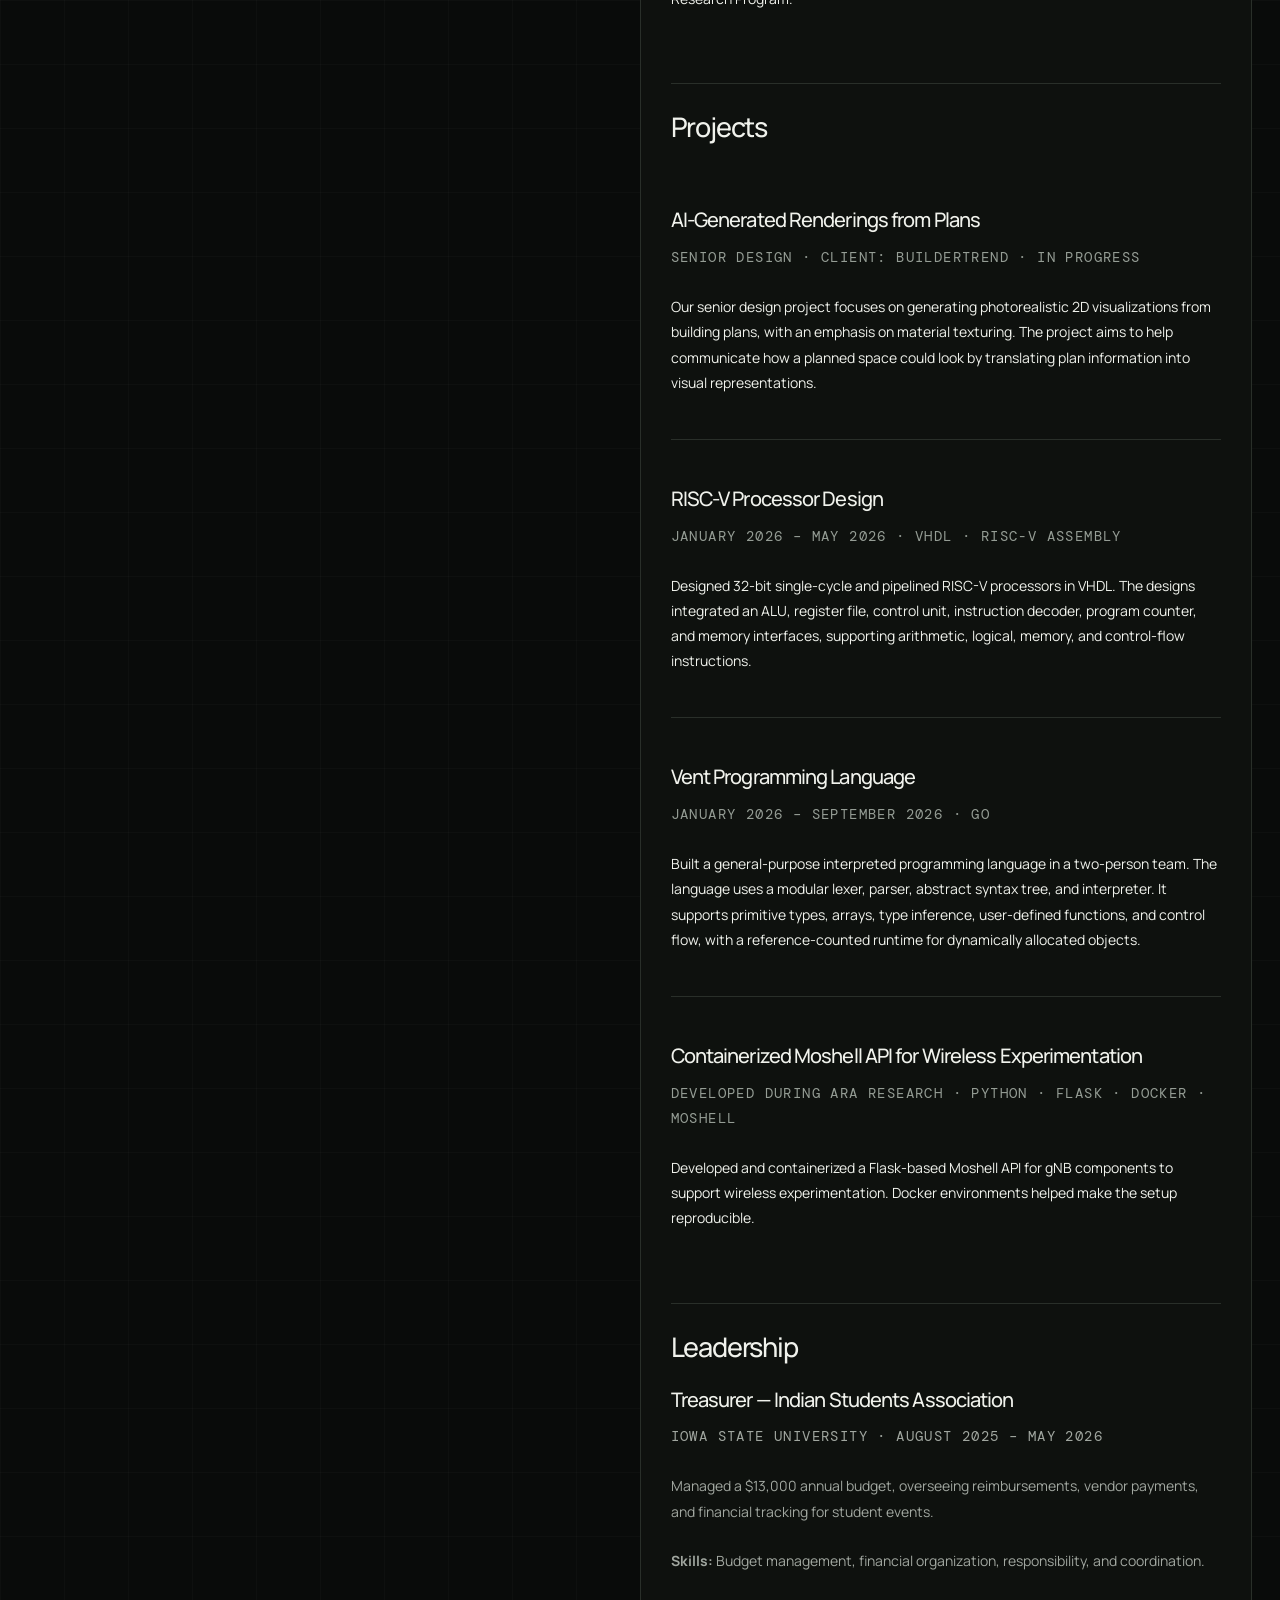
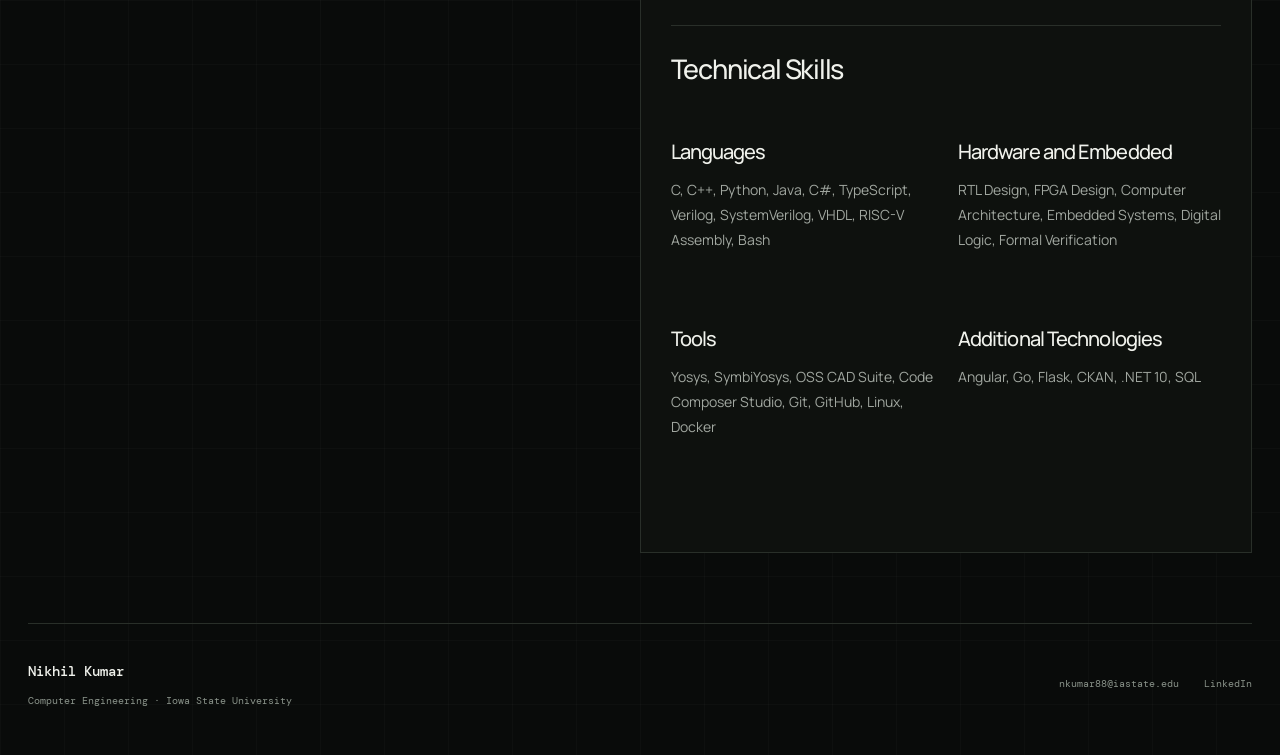
<file: resume.html>
<!doctype html>
<html lang="en"><head><meta charset="utf-8"><meta name="viewport" content="width=device-width, initial-scale=1"><title>Resume | Nikhil Kumar</title><meta name="description" content="Nikhil Kumar’s engineering portfolio: resume, computer engineering, hardware, and software."><link rel="icon" href="assets/favicon.svg" type="image/svg+xml"><link rel="stylesheet" href="style.css?v=5"><script src="script.js?v=3" defer></script></head><body data-page="resume"><a class="skip-link" href="#main">Skip to content</a><header class="site-header"><div class="nav-wrap"><a class="brand" href="index.html" aria-label="Nikhil Kumar home"><span>Nikhil Kumar</span><i aria-hidden="true"></i></a><button class="menu-toggle" aria-expanded="false" aria-controls="navigation" hidden>Menu</button><nav id="navigation" aria-label="Main navigation"><a href="index.html">About Me</a><a href="goals.html">Career Goals</a><a href="projects.html">Projects</a><a href="experience.html">Experience</a><a href="resume.html" aria-current="page">Resume</a><a href="reflections.html">Reflections</a><a href="ethics.html">Ethics Paper</a></nav></div></header><main id="main"><header class="page-heading"><p class="eyebrow">Nikhil Kumar / Portfolio</p><h1>Resume</h1></header><div class="resume-workspace"><section class="section resume-preview"><h2>Resume PDF</h2><div class="document"><div class="actions"><a class="button secondary" href="Nikhil-Kumar-Resume.pdf" target="_blank" rel="noopener">Open Resume PDF</a><a class="button" href="Nikhil-Kumar-Resume.pdf" download>Download PDF</a></div><iframe src="Nikhil-Kumar-Resume.pdf" title="Nikhil Kumar resume preview"></iframe></div></section><div class="resume-summary"><section class="section "><h2>Education</h2><h3>Iowa State University</h3><p>B.S. in Computer Engineering<br>Minor in Data Science</p><dl><div><dt>Expected graduation</dt><dd>May 2027</dd></div><div><dt>GPA</dt><dd>3.92 / 4.00</dd></div><div><dt>Planned M.S.</dt><dd>May 2028</dd></div></dl></section><section class="section "><h2>Experience</h2><article><h3>Boeing Research Fellow</h3><p class="meta">Iowa State University · Ames, Iowa · August 2026 – Present</p><p>I am developing methods to validate assertions for Verilog and SystemVerilog RTL designs, with an emphasis on functional correctness and expected hardware behavior.</p></article><article><h3>R&D Software Engineering Intern</h3><p class="meta">Corteva Agriscience · Johnston, Iowa · May 2026 – August 2026</p><p>Developed a production full-stack web application supporting internal operational workflows.</p></article><article><h3>ARA Research Program — REU</h3><p class="meta">Iowa State University · Ames, Iowa · January 2025 – September 2025</p><p>Built research infrastructure and analyzed wireless performance through the ARA Research Program.</p></article></section><section class="section "><h2>Projects</h2><article><h3>AI-Generated Renderings from Plans</h3><p class="meta">Senior Design · Client: Buildertrend · In progress</p><p>Our senior design project focuses on generating photorealistic 2D visualizations from building plans, with an emphasis on material texturing. The project aims to help communicate how a planned space could look by translating plan information into visual representations.</p></article><article><h3>RISC-V Processor Design</h3><p class="meta">January 2026 – May 2026 · VHDL · RISC-V Assembly</p><p>Designed 32-bit single-cycle and pipelined RISC-V processors in VHDL. The designs integrated an ALU, register file, control unit, instruction decoder, program counter, and memory interfaces, supporting arithmetic, logical, memory, and control-flow instructions.</p></article><article><h3>Vent Programming Language</h3><p class="meta">January 2026 – September 2026 · Go</p><p>Built a general-purpose interpreted programming language in a two-person team. The language uses a modular lexer, parser, abstract syntax tree, and interpreter. It supports primitive types, arrays, type inference, user-defined functions, and control flow, with a reference-counted runtime for dynamically allocated objects.</p></article><article><h3>Containerized Moshell API for Wireless Experimentation</h3><p class="meta">Developed during ARA research · Python · Flask · Docker · Moshell</p><p>Developed and containerized a Flask-based Moshell API for gNB components to support wireless experimentation. Docker environments helped make the setup reproducible.</p></article></section><section class="section "><h2>Leadership</h2><h3>Treasurer — Indian Students Association</h3><p class="meta">Iowa State University · August 2025 – May 2026</p><p>Managed a $13,000 annual budget, overseeing reimbursements, vendor payments, and financial tracking for student events.</p><p><strong>Skills:</strong> Budget management, financial organization, responsibility, and coordination.</p></section><section class="section "><h2>Technical Skills</h2><div class="detail-grid"><div><h3>Languages</h3><p>C, C++, Python, Java, C#, TypeScript, Verilog, SystemVerilog, VHDL, RISC-V Assembly, Bash</p></div><div><h3>Hardware and Embedded</h3><p>RTL Design, FPGA Design, Computer Architecture, Embedded Systems, Digital Logic, Formal Verification</p></div><div><h3>Tools</h3><p>Yosys, SymbiYosys, OSS CAD Suite, Code Composer Studio, Git, GitHub, Linux, Docker</p></div><div><h3>Additional Technologies</h3><p>Angular, Go, Flask, CKAN, .NET 10, SQL</p></div></div></section></div></div></main><footer><div><strong>Nikhil Kumar</strong><p>Computer Engineering · Iowa State University</p></div><div><a href="mailto:nkumar88@iastate.edu">nkumar88@iastate.edu</a><a href="https://www.linkedin.com/in/nikhilkumar631">LinkedIn</a></div></footer></body></html>
</file>
<file: style.css>
@import url('https://fonts.googleapis.com/css2?family=DM+Mono:wght@400;500&family=Manrope:wght@400;500;600&display=swap');
:root{--ink:#f0f2ec;--muted:#959d95;--line:#292f29;--blue:#b9f45b;--paper:#090b0a;--mono:'DM Mono',monospace}*{box-sizing:border-box}html{scroll-behavior:smooth;scroll-padding-top:100px}body{margin:0;background-color:var(--paper);background-image:linear-gradient(#ffffff05 1px,transparent 1px),linear-gradient(90deg,#ffffff05 1px,transparent 1px);background-size:64px 64px;color:var(--ink);font:16px/1.8 'Manrope',Arial,sans-serif}::selection{background:var(--blue);color:#090b0a}a{color:inherit;text-underline-offset:5px}a:hover{color:var(--blue)}a:focus-visible,button:focus-visible{outline:2px solid var(--blue);outline-offset:6px}[hidden]{display:none!important}.skip-link{position:fixed;top:-100px;left:20px;z-index:50;background:var(--blue);color:#090b0a;padding:12px}.skip-link:focus{top:12px}.site-header{position:sticky;top:0;z-index:20;background:#090b0aeF;backdrop-filter:blur(16px);border-bottom:1px solid #ffffff0f}.nav-wrap{max-width:1296px;min-height:74px;margin:auto;padding:0 28px;display:flex;align-items:center;justify-content:space-between;gap:24px}.brand{display:flex;align-items:center;gap:9px;color:var(--blue);font:500 17px var(--mono);text-decoration:none;white-space:nowrap}.brand i{width:6px;height:6px;border-radius:50%;background:var(--blue);box-shadow:0 0 12px var(--blue)}nav{display:flex;gap:24px}nav a{font:11px var(--mono);letter-spacing:.06em;text-transform:uppercase;text-decoration:none;color:#9ba19b}nav a[aria-current]{color:var(--blue)}.menu-toggle{font:12px var(--mono);background:none;border:1px solid var(--line);color:var(--ink);padding:10px 14px}main{max-width:1296px;margin:auto;padding:0 28px 70px}h1,h2,h3{font-weight:500;line-height:1.08;letter-spacing:-.045em;margin-top:0}h1{font-size:clamp(52px,6vw,88px)}h2{font-size:clamp(34px,4.3vw,60px);margin-bottom:40px}h3{font-size:23px;margin:28px 0 14px}h1 em,h2 em{font-style:normal;color:var(--blue)}p{margin:0 0 24px;max-width:76ch}.eyebrow,.meta,.tag,.number,.directory-number,.directory-type{font:11px/1.8 var(--mono);letter-spacing:.1em;text-transform:uppercase;color:var(--muted)}.eyebrow span{color:var(--blue);margin-right:12px}.hero{position:relative;display:grid;grid-template-columns:1.12fr .88fr;align-items:center;gap:70px;min-height:calc(100svh - 74px);padding:95px 0 110px}.hero h1{margin:25px 0 30px;line-height:1.04;letter-spacing:-.055em}.intro{color:#a1a7a0;font-size:17px;line-height:1.8}.actions{display:flex;flex-wrap:wrap;align-items:center;gap:28px;margin-top:32px}.button{display:inline-flex;align-items:center;gap:20px;padding:16px 22px;background:var(--blue);color:#0c100b;font:500 12px/1.5 var(--mono);text-transform:uppercase;letter-spacing:.06em;text-decoration:none;border:1px solid var(--blue);transition:background .2s}.button:hover{background:#d1ff8a;color:#090b0a}.button.secondary{padding:8px 0;background:none;color:var(--ink);border:0;border-bottom:1px solid #4b514b}.button.secondary:hover{color:var(--blue)}.code-window{min-width:0;background:#101310;border:1px solid #2b302b;border-radius:4px;transform:rotate(1.5deg);box-shadow:0 30px 80px #0008}.window-bar{display:flex;align-items:center;gap:7px;height:46px;padding:0 17px;border-bottom:1px solid var(--line)}.window-bar span{width:8px;height:8px;background:#363b36;border-radius:50%}.window-bar span:first-child{background:#a7d953}.window-bar b{font:10px var(--mono);font-weight:400;color:#798179;margin:auto;transform:translateX(-18px)}pre{font:13px/2 var(--mono);margin:0;padding:38px 25px;overflow:auto;color:#cbd0ca}.purple{color:#c39af5}.green{color:#b9e584}.orange{color:#ecaa68}.code-comment{color:#818b81}.terminal-line{display:flex;gap:12px;align-items:center;padding:16px 25px;border-top:1px solid #232823;font:13px var(--mono);color:var(--blue)}.cursor{width:7px;height:15px;background:var(--blue);animation:blink 1s step-end infinite}@keyframes blink{50%{opacity:0}}.scroll-hint{position:absolute;bottom:30px;left:0;display:flex;gap:16px;align-items:center;font:9px var(--mono);text-transform:uppercase;letter-spacing:.18em;color:#8a938a;text-decoration:none}.scroll-hint span{width:75px;height:1px;background:#424842}.section{padding:90px 0;border-top:1px solid var(--line)}.section>p,.detail-grid p,li{color:#a1a7a0}.two-col{display:grid;grid-template-columns:1fr 1fr;gap:70px;align-items:start}.two-col p{color:#a1a7a0}.media{margin:0;display:flex;align-items:center;justify-content:center;min-height:280px;background:#111611;border:1px solid var(--line);overflow:hidden}.media img{display:block;width:100%;height:100%;object-fit:cover}.about-section .media{height:360px}.contact{font:12px/2.5 var(--mono);margin-top:35px}.contact a{color:var(--blue)}.education-section{display:grid;grid-template-columns:1fr 1fr;column-gap:80px}.education-section>.eyebrow{grid-column:1/-1}.education-section h2{grid-column:1;grid-row:2/6}.education-section>*:not(h2):not(.eyebrow){grid-column:2}.education-section h3{margin-top:0}.page-heading{padding:85px 0 55px}.page-heading h1{font-size:clamp(50px,7vw,90px);margin:20px 0 25px;max-width:18ch}.page-heading p:not(.eyebrow){color:var(--muted)}.narrative{display:grid;grid-template-columns:.8fr 1.2fr;gap:0 70px}.narrative h2{grid-column:1;grid-row:1/10;font-size:38px}.narrative p{grid-column:2}.project-directory{display:grid;grid-template-columns:repeat(4,1fr);gap:16px;margin-bottom:60px}.project-directory a{display:flex;flex-direction:column;gap:20px;min-height:200px;padding:24px;border:1px solid var(--line);background:#0e110e;text-decoration:none;transition:border-color .2s,transform .2s}.project-directory a:hover{border-color:#778d59;transform:translateY(-4px)}.project-directory strong{font-size:20px;line-height:1.4;font-weight:500}.directory-number{color:var(--blue)}.directory-type{margin-top:auto;font-size:9px}.project-heading{display:flex;align-items:center;gap:24px;margin-bottom:35px}.project-heading p{margin:0 0 6px}.number{font-size:28px;color:var(--blue)}.tag{display:inline-block;border:1px solid #353d32;color:#b9ccab;font-size:10px;padding:5px 10px}.project-intro{grid-template-columns:.8fr 1.2fr}.project-intro>p{font-size:18px}.project-intro .media{height:360px}.detail-grid{display:grid;grid-template-columns:1fr 1fr;gap:60px;margin:30px 0}.pending{padding:20px 24px;border-left:2px solid #7a9e4d;background:#111611;font-size:14px;color:var(--muted)}.pending>span{display:block;color:var(--blue);font:10px var(--mono);text-transform:uppercase;letter-spacing:.1em;margin-bottom:10px}.placeholder{padding:30px;text-align:center;color:var(--muted);display:grid;gap:12px}.placeholder-mark{font-size:35px;color:#7e9c5e}.placeholder>span:last-child{font:10px var(--mono);text-transform:uppercase}dl{max-width:680px;margin:25px 0}dl>div{display:flex;justify-content:space-between;gap:25px;padding:16px 0;border-bottom:1px solid var(--line)}dt{color:var(--muted);font-size:14px}dd{margin:0}ul{padding-left:20px}li{margin-bottom:12px}article{padding:20px 0}article+article{border-top:1px solid var(--line)}.timeline-entry{display:grid;grid-template-columns:.8fr 1.2fr;gap:0 70px}.timeline-entry>h2{grid-column:1;grid-row:1/10;font-size:36px}.timeline-entry>*:not(h2){grid-column:2}.resume-workspace{display:grid;grid-template-columns:1fr 1.1fr;gap:55px;align-items:start}.resume-preview{position:sticky;top:100px;padding-top:0;border:0}.resume-preview h2{font-size:28px}.resume-summary{border:1px solid var(--line);padding:30px;background:#0e110e}.resume-summary .section{padding:28px 0}.resume-summary .section:first-child{border:0;padding-top:0}.resume-summary h2{font-size:27px;margin-bottom:20px}.resume-summary h3{font-size:20px}.resume-summary p{font-size:14px}.resume-summary .detail-grid{gap:24px}.document{margin-top:25px}.document-placeholder{display:grid;place-items:center;min-height:430px;text-align:center;padding:35px;background:#101510;border:1px solid var(--line)}.paper-outline{border:1px solid #61754d;color:var(--blue);width:78px;height:100px;margin:0 auto 25px;display:grid;place-items:center;font:14px var(--mono)}.document-placeholder strong{display:block;font-size:23px;font-weight:500;margin-bottom:12px}.document-placeholder p{font-size:14px;color:var(--muted)}.document-state{display:block;font:10px var(--mono);color:var(--blue);letter-spacing:.12em;text-transform:uppercase;margin-top:20px}.document iframe{width:100%;height:740px;background:white;border:1px solid var(--line);margin-top:25px}.reflection-grid{display:grid;grid-template-columns:1fr 1fr;gap:25px}.reflection-grid>.section{padding:30px;background:#0e110e;border:1px solid var(--line)}.reflection-grid h2{font-size:32px;min-height:70px}.reflection-grid .document-placeholder strong{font-size:20px}.client-logo,.processor-diagram,.vent-image{background:white}.client-logo img,.vent-image img{object-fit:contain}.client-logo img{padding:24px}footer{max-width:1240px;margin:0 auto;padding:35px 0 45px;display:flex;justify-content:space-between;gap:30px;border-top:1px solid var(--line);font:10px/1.8 var(--mono);color:#8a938a}footer strong{font-size:14px;font-weight:500;color:var(--ink)}footer p{margin:8px 0 0}footer>div:last-child{display:flex;gap:25px;align-items:center}footer a{text-decoration:none}
@media(max-width:1300px){footer{margin-left:28px;margin-right:28px}nav{gap:17px}nav a{font-size:10px}.hero{gap:40px}pre{font-size:12px;padding:32px 20px}}
@media(max-width:1000px){.brand{font-size:14px}nav{gap:12px}.nav-wrap{gap:15px}.project-directory{grid-template-columns:1fr 1fr}.hero{gap:25px}pre{font-size:10px}.two-col,.timeline-entry,.narrative{gap:0 35px}.resume-workspace{grid-template-columns:1fr}.resume-preview{position:static}.detail-grid{gap:30px}}
@media(max-width:800px){.nav-wrap{flex-wrap:wrap;min-height:64px;padding:15px 24px}.brand{font-size:16px}.menu-toggle{margin-left:auto}nav{width:100%;flex-direction:column;gap:0;padding:10px 0}nav a{padding:12px 0;font-size:11px}.js nav:not(.is-open){display:none}main{padding:0 24px 50px}.hero{grid-template-columns:1fr;gap:50px;min-height:0;padding:65px 0 80px}.hero h1{font-size:clamp(45px,8vw,66px)}.hero-copy{max-width:600px}.code-window{transform:none}pre{font-size:13px;padding:30px 22px}.scroll-hint{display:none}.section{padding:65px 0}.two-col,.detail-grid,.narrative,.timeline-entry,.education-section,.reflection-grid{display:block}.two-col .media{margin-top:30px}.narrative h2,.narrative p,.timeline-entry>h2,.timeline-entry>*:not(h2),.education-section>*{grid-column:auto;grid-row:auto}.education-section h2{margin-bottom:35px}.project-intro .media{height:300px}.page-heading{padding:60px 0 35px}.page-heading h1{font-size:clamp(44px,9vw,68px)}.reflection-grid>.section{margin-bottom:24px}.reflection-grid h2{min-height:0}.resume-summary{padding:24px}.document iframe{height:550px}footer{flex-direction:column;margin:0 24px}.detail-grid>div+div{margin-top:30px}}
@media(max-width:420px){main{padding-left:20px;padding-right:20px}.nav-wrap{padding-left:20px;padding-right:20px}.hero h1{font-size:43px}.intro{font-size:15px}pre{font-size:10px;padding:26px 15px}.project-directory{grid-template-columns:1fr}.project-directory a{min-height:160px}.actions{gap:20px}.button{font-size:10px}.document-placeholder{padding:25px 15px}.document-placeholder strong{font-size:20px}footer>div:last-child{flex-wrap:wrap}}
@media(prefers-reduced-motion:reduce){html{scroll-behavior:auto}*,*:before,*:after{animation:none!important;transition:none!important}}
@media print{body{background:white;color:black}.site-header,footer,.actions,.scroll-hint,.code-window,.document{display:none}main{padding:0}.hero{display:block;min-height:0;padding:20px 0}.hero h1,.page-heading h1{font-size:36px}h2{font-size:26px}.section{padding:25px 0}.section p,li,.meta,dt{color:#333}.media{display:none}}
</file>
